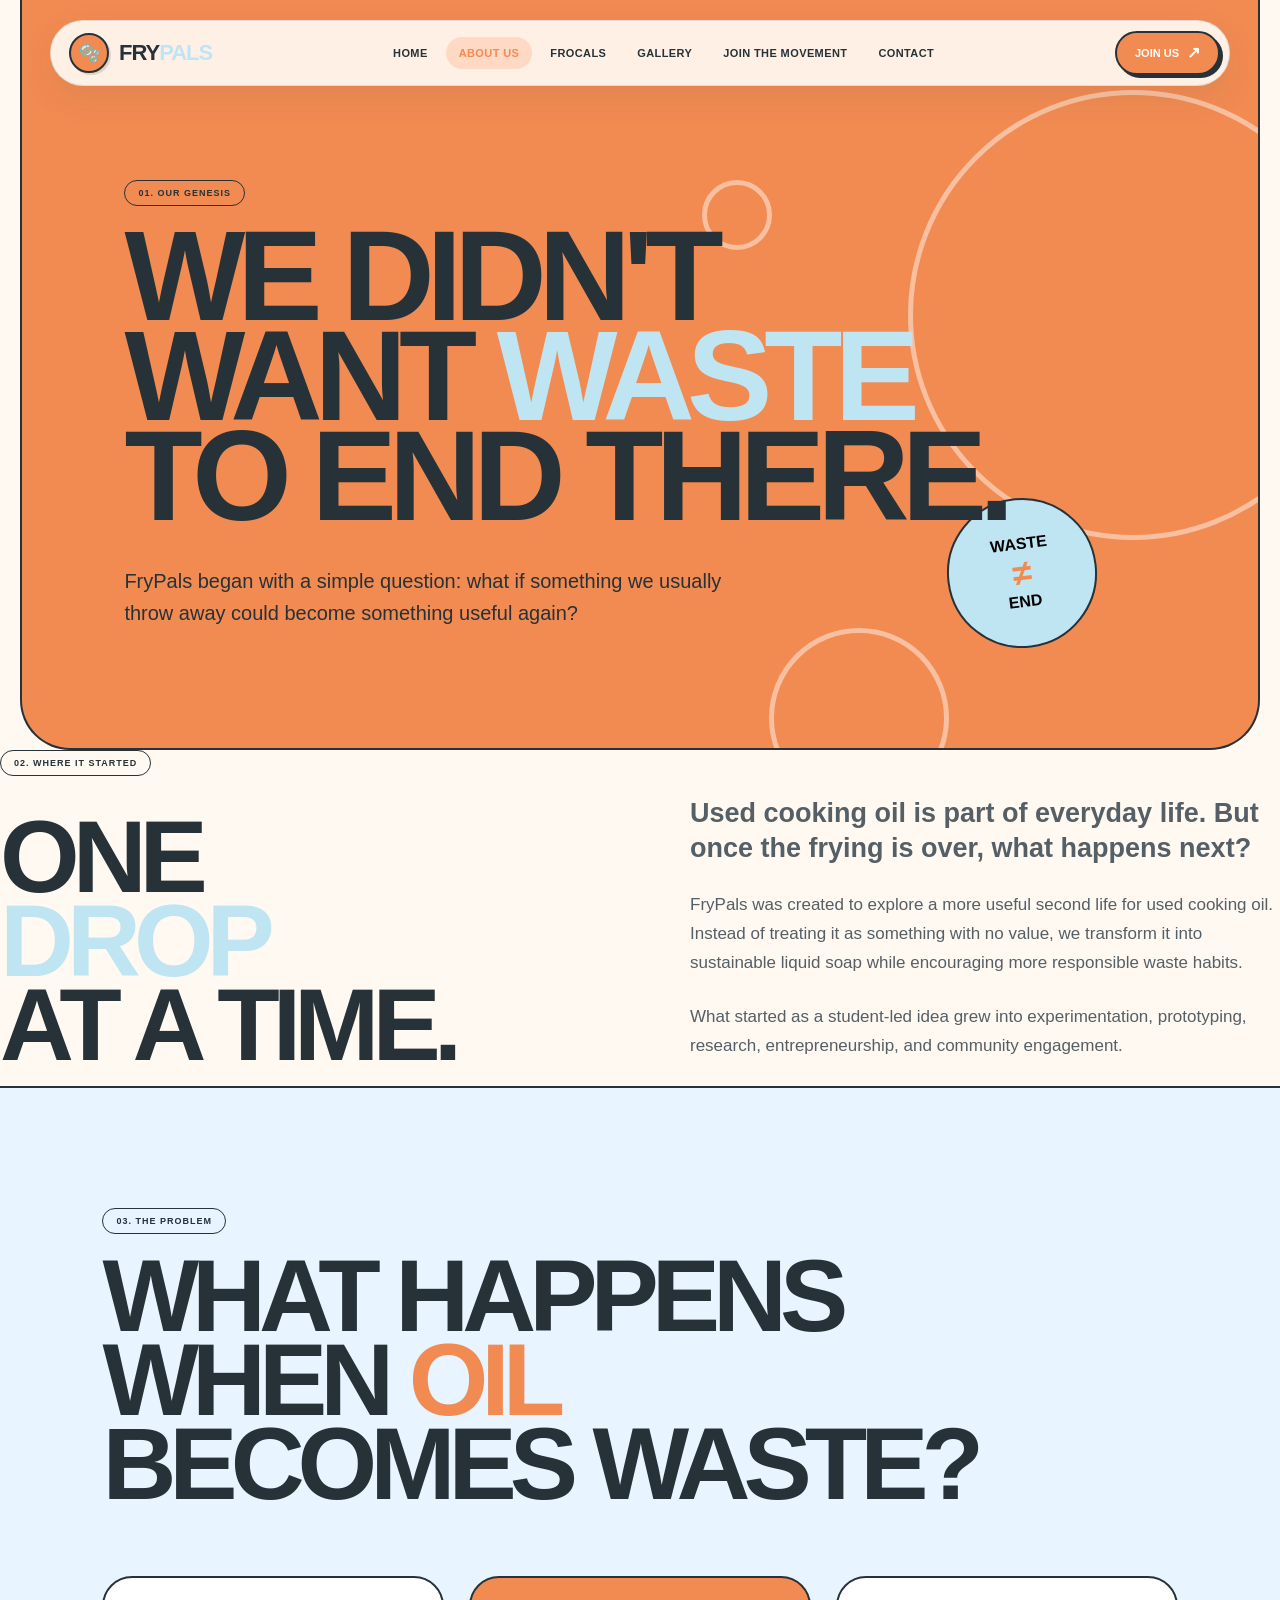
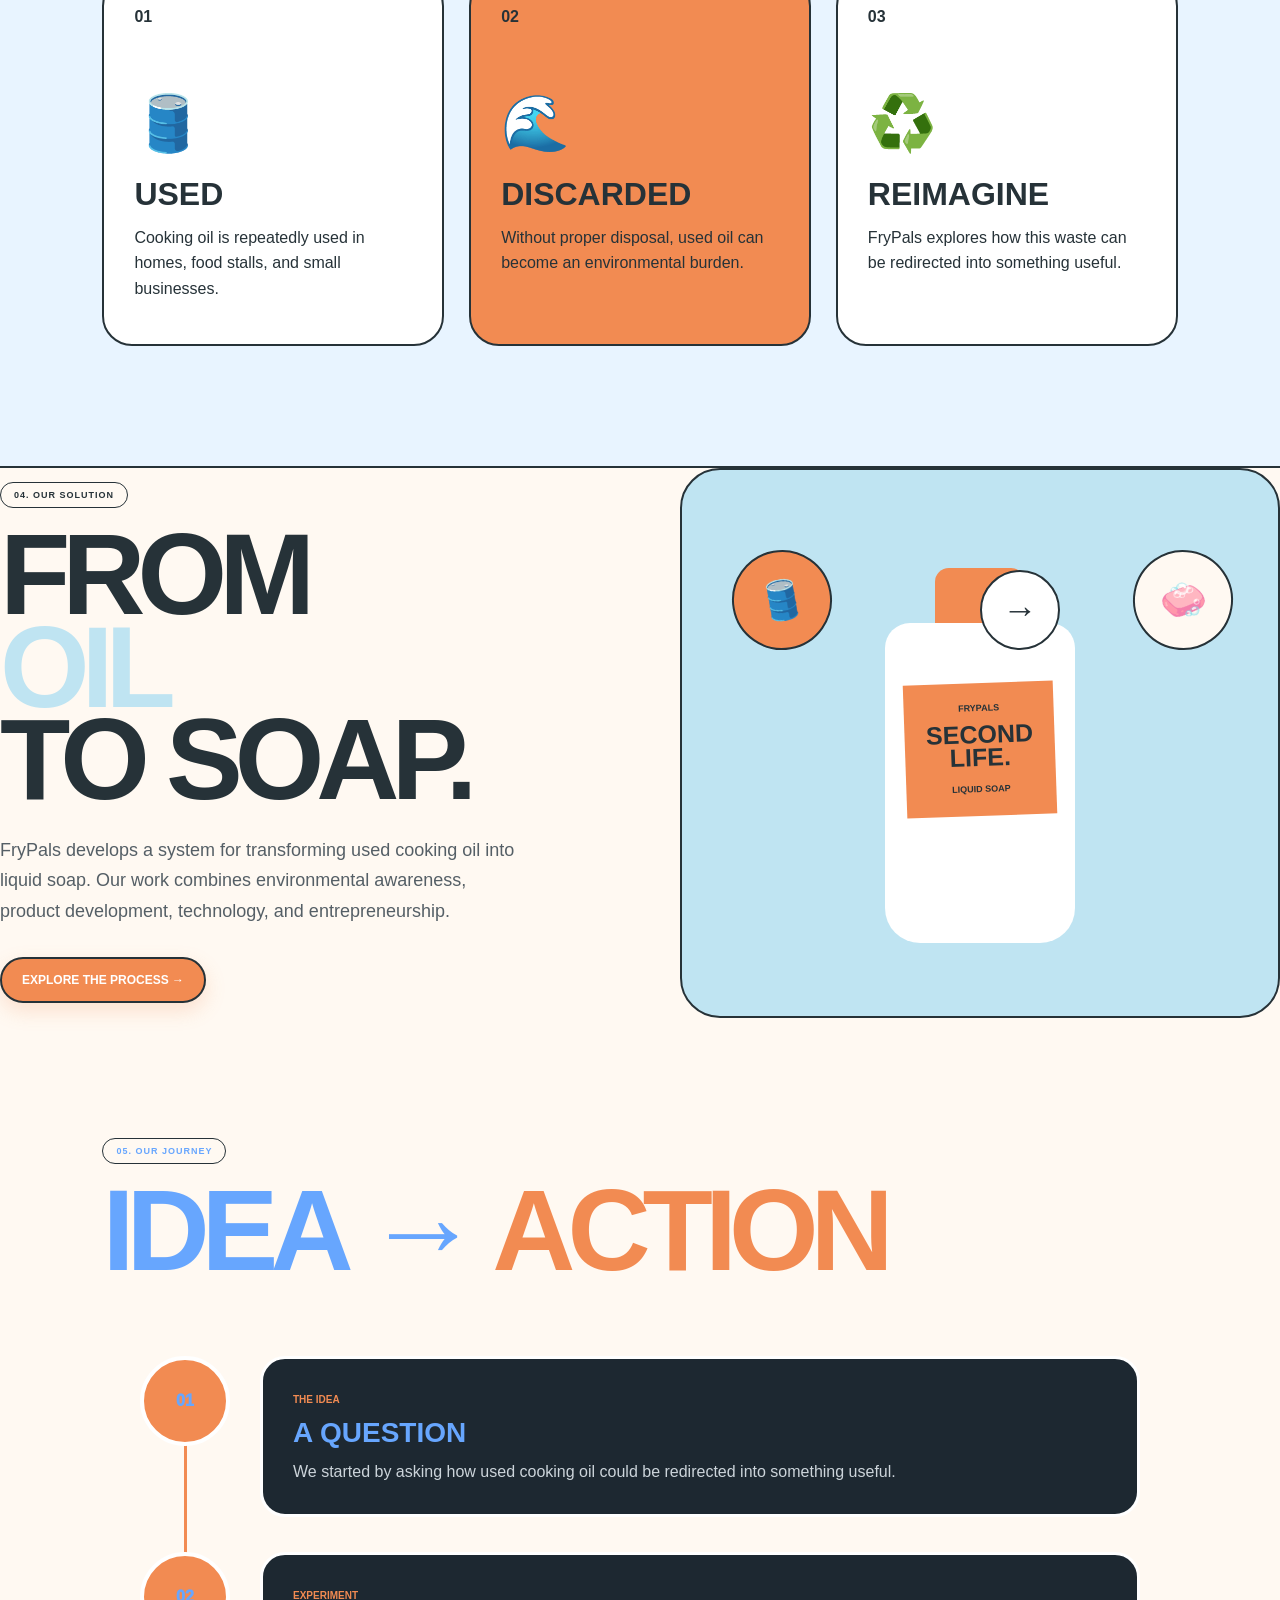
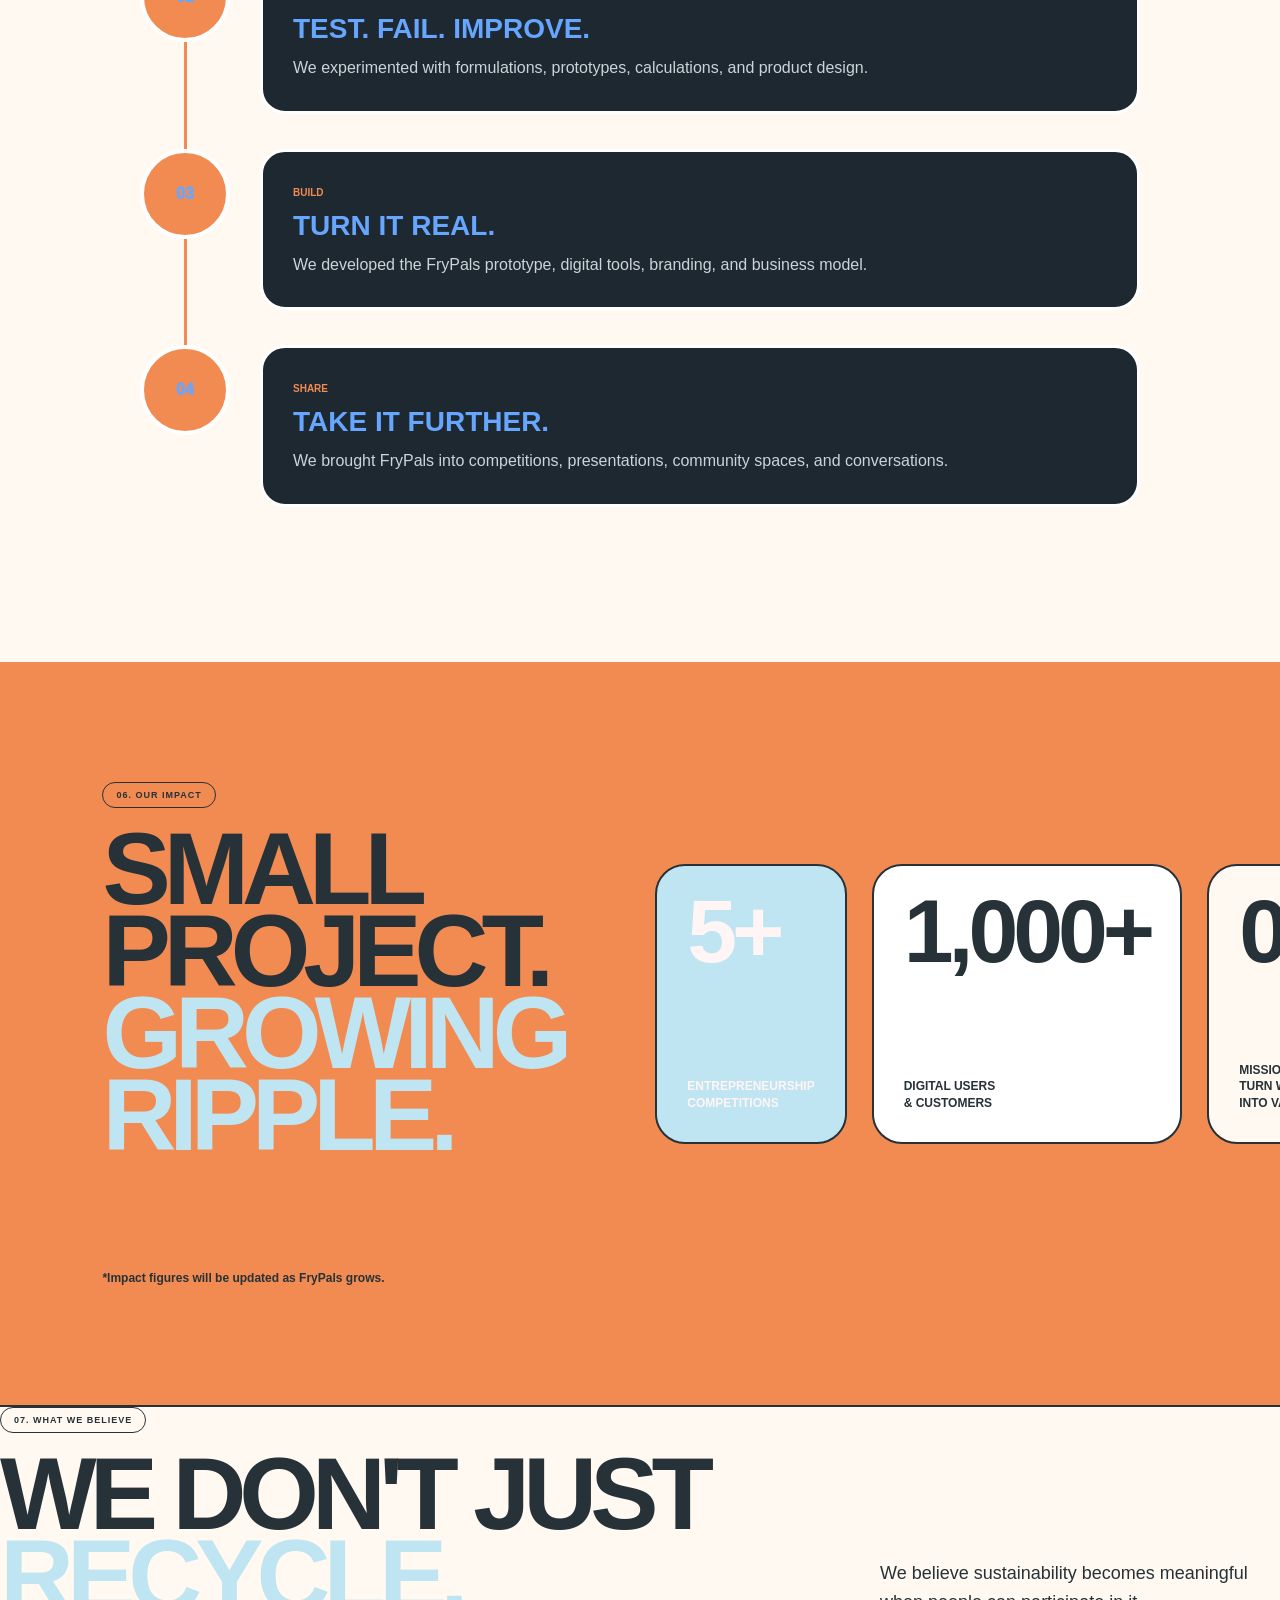
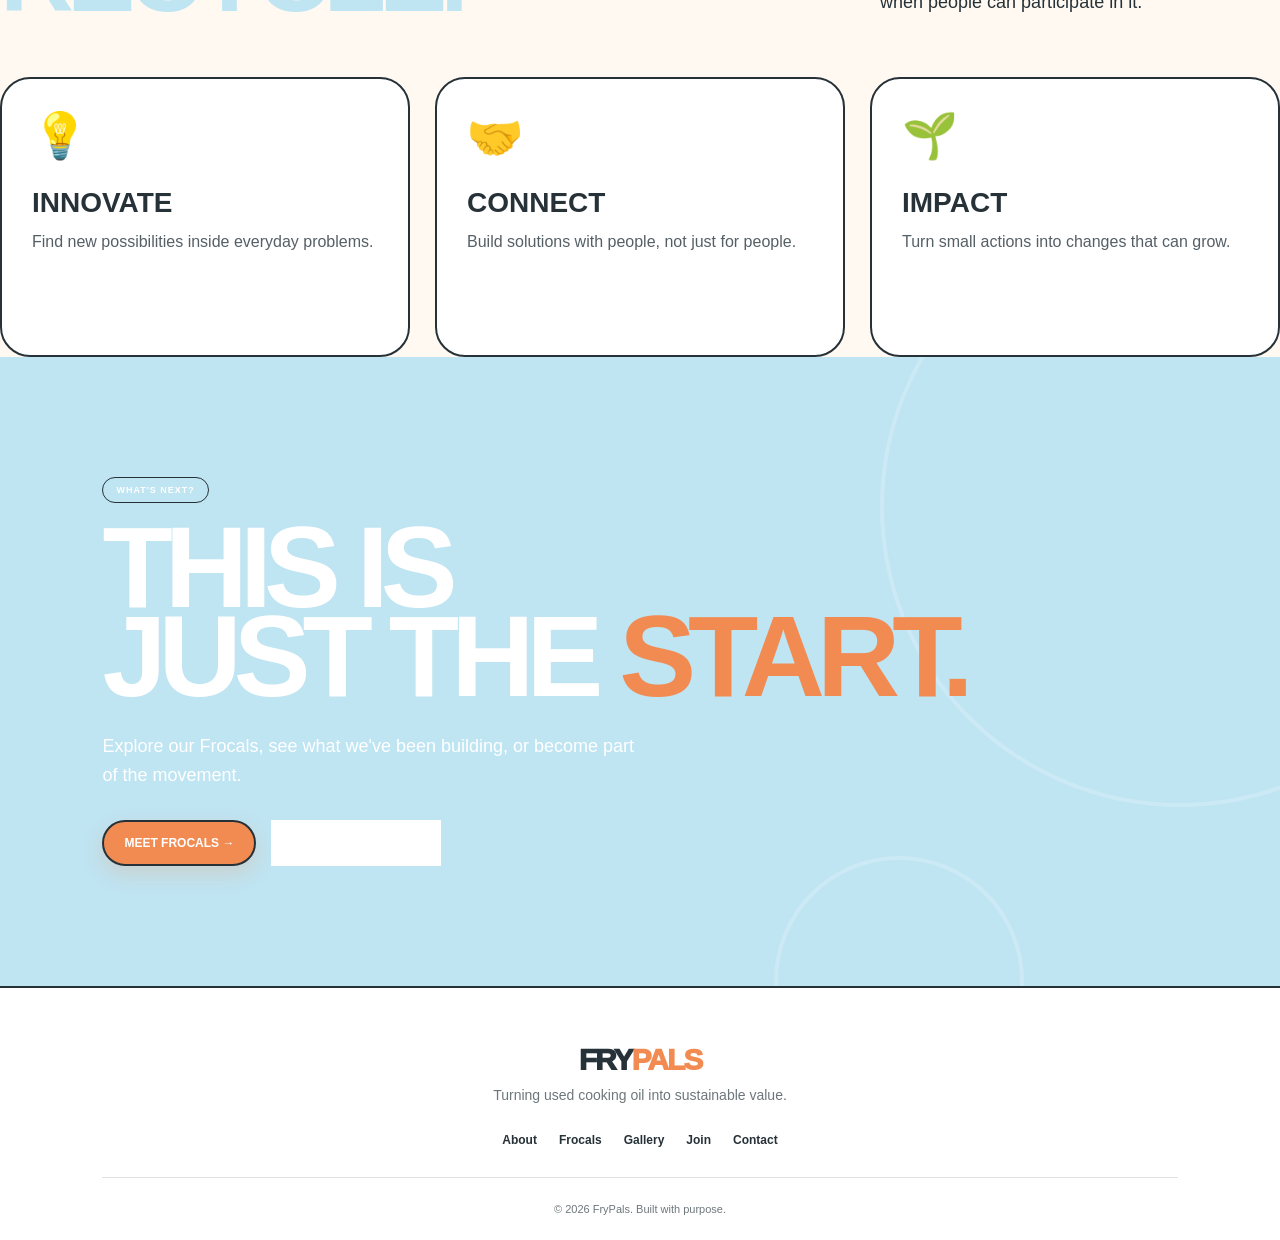
<file: about.html>
<!DOCTYPE html>
<html lang="en">
<head>
    <meta charset="UTF-8">
    <meta name="viewport" content="width=device-width, initial-scale=1.0">

    <title>About Us | FryPals</title>

    <link rel="stylesheet" href="style.css">
    <link rel="stylesheet" href="about.css">
</head>

<body>

    <!-- ================= NAVBAR ================= -->

    <header class="navbar">

        <a href="index.html" class="logo">
            <span class="logo-bubble">🫧</span>
            <span>FRY<span class="blue-text">PALS</span></span>
        </a>

        <nav>
            <a href="index.html">HOME</a>
            <a href="about.html" class="active">ABOUT US</a>
            <a href="frocals.html">FROCALS</a>
            <a href="gallery.html">GALLERY</a>
            <a href="join.html">JOIN THE MOVEMENT</a>
            <a href="contact.html">CONTACT</a>
        </nav>

        <a href="join.html" class="nav-button">
            JOIN US <span>↗</span>
        </a>

        <!-- MOBILE MENU BUTTON -->
        <button
            class="mobile-menu-button"
            id="mobileMenuButton"
            type="button"
        >
            ☰
        </button>

        <!-- MOBILE MENU -->
        <div class="mobile-menu" id="mobileMenu">

            <a href="index.html">Home</a>
            <a href="about.html">About Us</a>
            <a href="frocals.html">Frocals</a>
            <a href="gallery.html">Gallery</a>
            <a href="join.html">Join the Movement</a>
            <a href="contact.html">Contact</a>

        </div>

    </header>


    <!-- ================= HERO ================= -->

    <section class="about-hero">

        <div class="about-orb orb-1"></div>
        <div class="about-orb orb-2"></div>
        <div class="about-orb orb-3"></div>

        <div class="about-hero-content">

            <div class="section-tag">
                01. OUR GENESIS
            </div>

            <h1>
                WE DIDN'T<br>
                WANT <span>WASTE</span><br>
                TO END THERE.
            </h1>

            <p>
                FryPals began with a simple question:
                what if something we usually throw away
                could become something useful again?
            </p>

        </div>

        <div class="about-sticker">
            <span>WASTE</span>
            <strong>≠</strong>
            <span>END</span>
        </div>

    </section>


    <!-- ================= ORIGIN STORY ================= -->

    <section class="about-origin section">

        <div class="section-tag">
            02. WHERE IT STARTED
        </div>

        <div class="origin-grid">

            <div class="origin-title">

                <h2>
                    ONE<br>
                    <span>DROP</span><br>
                    AT A TIME.
                </h2>

            </div>

            <div class="origin-text">

                <p class="origin-lead">
                    Used cooking oil is part of everyday life.
                    But once the frying is over, what happens next?
                </p>

                <p>
                    FryPals was created to explore a more useful
                    second life for used cooking oil. Instead of
                    treating it as something with no value, we
                    transform it into sustainable liquid soap
                    while encouraging more responsible waste habits.
                </p>

                <p>
                    What started as a student-led idea grew into
                    experimentation, prototyping, research,
                    entrepreneurship, and community engagement.
                </p>

            </div>

        </div>

    </section>


    <!-- ================= PROBLEM ================= -->

    <section class="problem-section">

        <div class="problem-heading">

            <div class="section-tag">
                03. THE PROBLEM
            </div>

            <h2>
                WHAT HAPPENS<br>
                WHEN <span>OIL</span><br>
                BECOMES WASTE?
            </h2>

        </div>


        <div class="problem-grid">

            <article class="problem-card">

                <span class="problem-number">
                    01
                </span>

                <div class="problem-icon">
                    🛢️
                </div>

                <h3>
                    USED
                </h3>

                <p>
                    Cooking oil is repeatedly used in homes,
                    food stalls, and small businesses.
                </p>

            </article>


            <article class="problem-card orange-problem">

                <span class="problem-number">
                    02
                </span>

                <div class="problem-icon">
                    🌊
                </div>

                <h3>
                    DISCARDED
                </h3>

                <p>
                    Without proper disposal, used oil can
                    become an environmental burden.
                </p>

            </article>


            <article class="problem-card">

                <span class="problem-number">
                    03
                </span>

                <div class="problem-icon">
                    ♻️
                </div>

                <h3>
                    REIMAGINE
                </h3>

                <p>
                    FryPals explores how this waste can be
                    redirected into something useful.
                </p>

            </article>

        </div>

    </section>


    <!-- ================= SOLUTION ================= -->

    <section class="solution-section section">

        <div class="solution-grid">

            <div class="solution-copy">

                <div class="section-tag">
                    04. OUR SOLUTION
                </div>

                <h2>
                    FROM<br>
                    <span>OIL</span><br>
                    TO SOAP.
                </h2>

                <p>
                    FryPals develops a system for transforming
                    used cooking oil into liquid soap.
                    Our work combines environmental awareness,
                    product development, technology, and entrepreneurship.
                </p>

                <a href="join.html" class="primary-button">
                    EXPLORE THE PROCESS →
                </a>

            </div>


            <div class="solution-visual">

                <div class="soap-bottle">

                    <div class="soap-label">
                        <small>FRYPALS</small>

                        <strong>
                            SECOND<br>
                            LIFE.
                        </strong>

                        <span>
                            LIQUID SOAP
                        </span>
                    </div>

                </div>

                <div class="visual-bubble bubble-oil">
                    🛢️
                </div>

                <div class="visual-bubble bubble-arrow">
                    →
                </div>

                <div class="visual-bubble bubble-soap">
                    🧼
                </div>

            </div>

        </div>

    </section>


    <!-- ================= JOURNEY ================= -->

    <section class="journey-section">

        <div class="section-tag">
            05. OUR JOURNEY
        </div>

        <h2>
            IDEA → <span>ACTION</span>
        </h2>

        <div class="timeline">

            <div class="timeline-item">

                <div class="timeline-dot">
                    01
                </div>

                <div class="timeline-card">

                    <span>
                        THE IDEA
                    </span>

                    <h3>
                        A QUESTION
                    </h3>

                    <p>
                        We started by asking how used cooking
                        oil could be redirected into something useful.
                    </p>

                </div>

            </div>


            <div class="timeline-item">

                <div class="timeline-dot">
                    02
                </div>

                <div class="timeline-card">

                    <span>
                        EXPERIMENT
                    </span>

                    <h3>
                        TEST. FAIL. IMPROVE.
                    </h3>

                    <p>
                        We experimented with formulations,
                        prototypes, calculations, and product design.
                    </p>

                </div>

            </div>


            <div class="timeline-item">

                <div class="timeline-dot">
                    03
                </div>

                <div class="timeline-card">

                    <span>
                        BUILD
                    </span>

                    <h3>
                        TURN IT REAL.
                    </h3>

                    <p>
                        We developed the FryPals prototype,
                        digital tools, branding, and business model.
                    </p>

                </div>

            </div>


            <div class="timeline-item">

                <div class="timeline-dot">
                    04
                </div>

                <div class="timeline-card">

                    <span>
                        SHARE
                    </span>

                    <h3>
                        TAKE IT FURTHER.
                    </h3>

                    <p>
                        We brought FryPals into competitions,
                        presentations, community spaces, and conversations.
                    </p>

                </div>

            </div>

        </div>

    </section>


    <!-- ================= IMPACT ================= -->

    <section class="impact-section">

        <div class="impact-header">

            <div class="section-tag">
                06. OUR IMPACT
            </div>

            <h2>
                SMALL PROJECT.<br>
                <span>GROWING RIPPLE.</span>
            </h2>

        </div>


        <div class="stats-grid">

            <div class="stat-card blue-stat">

                <strong>
                    5+
                </strong>

                <span>
                    ENTREPRENEURSHIP<br>
                    COMPETITIONS
                </span>

            </div>


            <div class="stat-card orange-stat">

                <strong>
                    1,000+
                </strong>

                <span>
                    DIGITAL USERS<br>
                    & CUSTOMERS
                </span>

            </div>


            <div class="stat-card cream-stat">

                <strong>
                    01
                </strong>

                <span>
                    MISSION:<br>
                    TURN WASTE INTO VALUE
                </span>

            </div>

        </div>

        <p class="impact-note">
            *Impact figures will be updated as FryPals grows.
        </p>

    </section>


    <!-- ================= VALUES ================= -->

    <section class="values-section section">

        <div class="section-tag">
            07. WHAT WE BELIEVE
        </div>

        <div class="values-heading">

            <h2>
                WE DON'T JUST<br>
                <span>RECYCLE.</span>
            </h2>

            <p>
                We believe sustainability becomes meaningful
                when people can participate in it.
            </p>

        </div>


        <div class="values-grid">

            <article class="value-card">

                <div class="value-icon">
                    💡
                </div>

                <h3>
                    INNOVATE
                </h3>

                <p>
                    Find new possibilities inside everyday problems.
                </p>

            </article>


            <article class="value-card">

                <div class="value-icon">
                    🤝
                </div>

                <h3>
                    CONNECT
                </h3>

                <p>
                    Build solutions with people, not just for people.
                </p>

            </article>


            <article class="value-card">

                <div class="value-icon">
                    🌱
                </div>

                <h3>
                    IMPACT
                </h3>

                <p>
                    Turn small actions into changes that can grow.
                </p>

            </article>

        </div>

    </section>


    <!-- ================= CTA ================= -->

    <section class="about-cta">

        <div class="cta-ring ring-one"></div>
        <div class="cta-ring ring-two"></div>

        <div class="cta-content">

            <div class="section-tag">
                WHAT'S NEXT?
            </div>

            <h2>
                THIS IS<br>
                JUST THE <span>START.</span>
            </h2>

            <p>
                Explore our Frocals, see what we've been building,
                or become part of the movement.
            </p>

            <div class="cta-buttons">

                <a href="frocals.html" class="primary-button">
                    MEET FROCALS →
                </a>

                <a href="join.html" class="secondary-button">
                    JOIN THE MOVEMENT
                </a>

            </div>

        </div>

    </section>


    <!-- ================= FOOTER ================= -->

    <footer>

        <div class="footer-logo">
            FRY<span>PALS</span>
        </div>

        <p>
            Turning used cooking oil into sustainable value.
        </p>

        <div class="footer-links">

            <a href="about.html">About</a>
            <a href="frocals.html">Frocals</a>
            <a href="gallery.html">Gallery</a>
            <a href="join.html">Join</a>
            <a href="contact.html">Contact</a>

        </div>

        <div class="copyright">
            © 2026 FryPals. Built with purpose.
        </div>

    </footer>


    <!-- ================= JAVASCRIPT ================= -->

    <script src="script.js"></script>

</body>
</html>
</file>
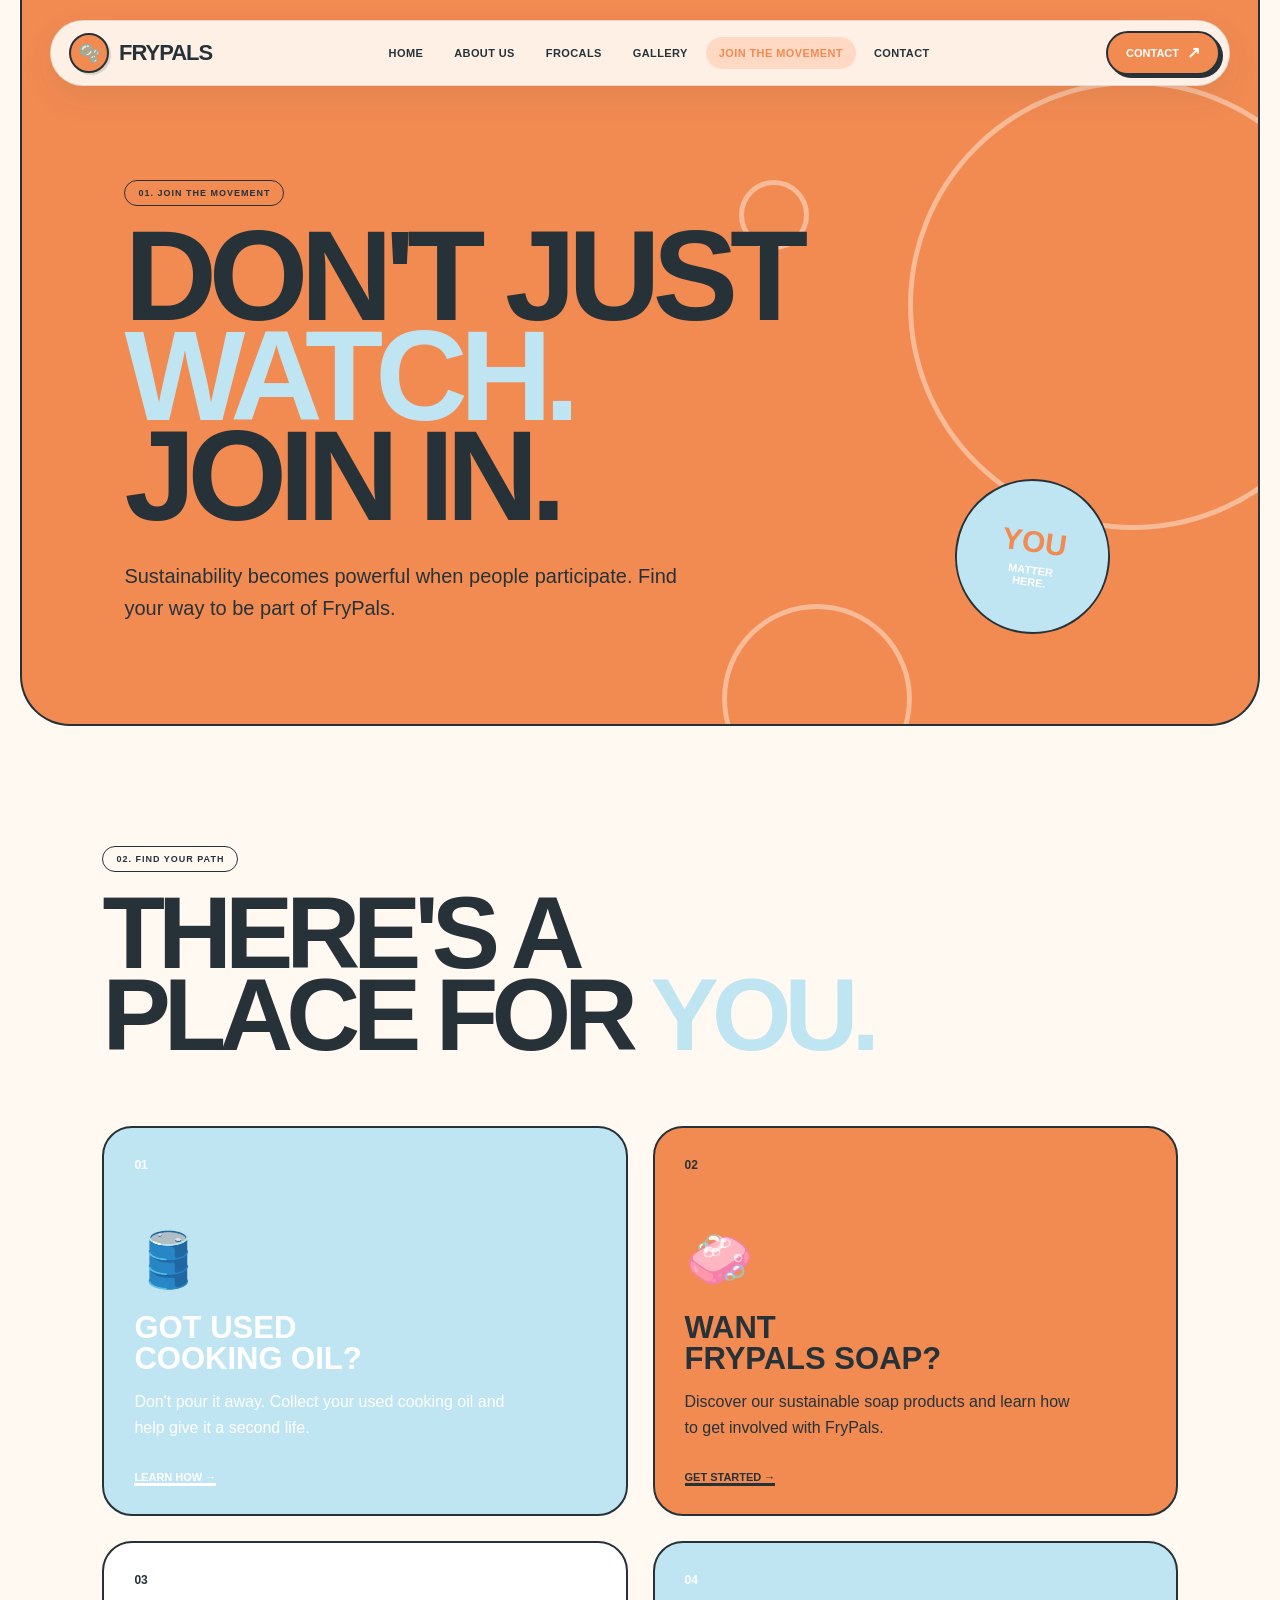
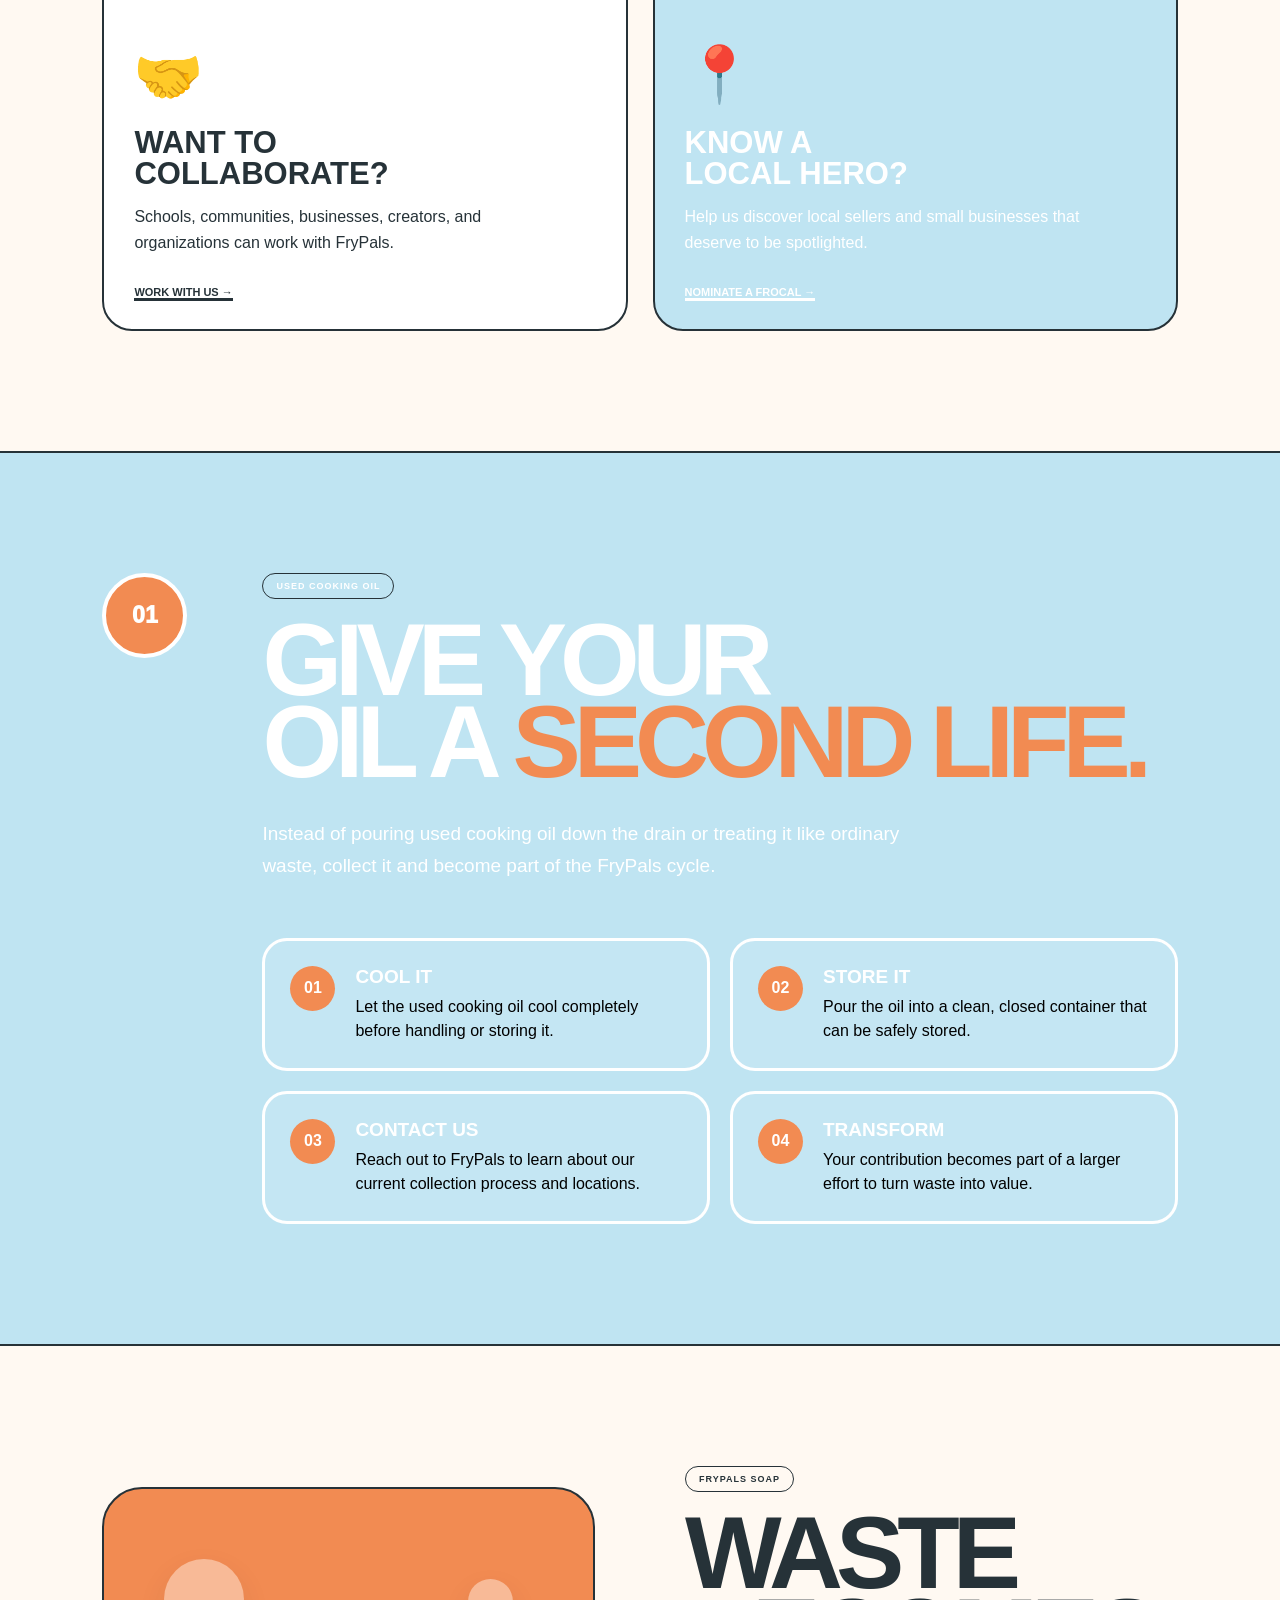
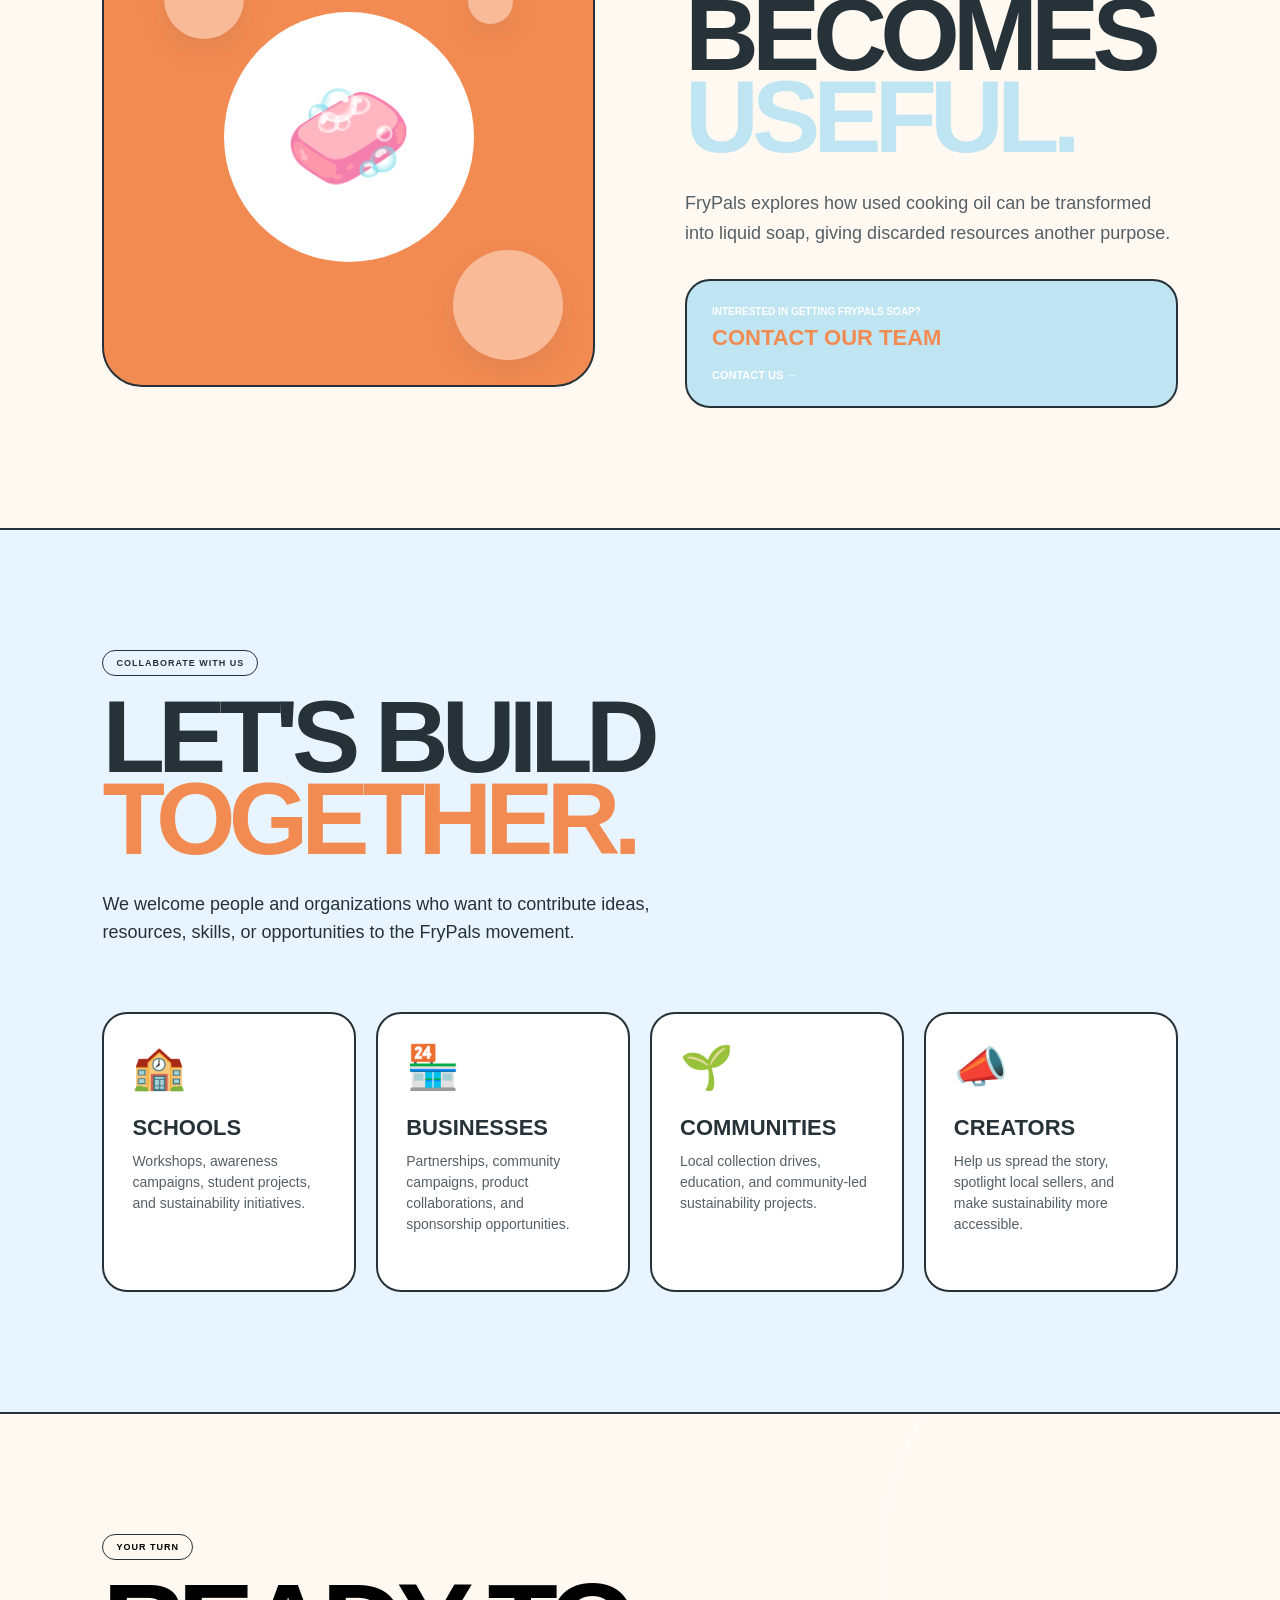
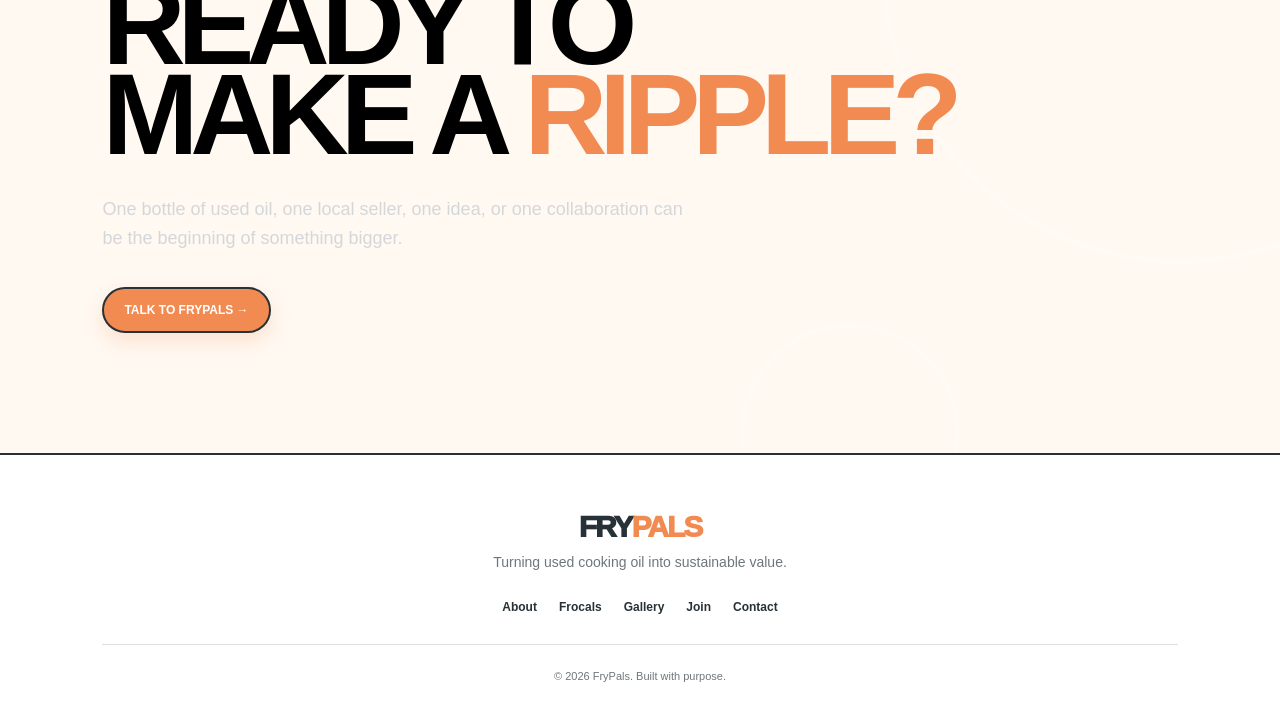
<file: join.html>
<!DOCTYPE html>
<html lang="en">
<head>
    <meta charset="UTF-8">
    <meta name="viewport" content="width=device-width, initial-scale=1.0">

    <title>Join the Movement | FryPals</title>

    <link rel="stylesheet" href="style.css">
    <link rel="stylesheet" href="join.css">
</head>

<body>

    <!-- ================= NAVBAR ================= -->

    <header class="navbar">

        <a href="index.html" class="logo">
            <span class="logo-bubble">🫧</span>
            <span>FRY<span class="orange-text">PALS</span></span>
        </a>

        <nav>
            <a href="index.html">HOME</a>
            <a href="about.html">ABOUT US</a>
            <a href="frocals.html">FROCALS</a>
            <a href="gallery.html">GALLERY</a>
            <a href="join.html" class="active">JOIN THE MOVEMENT</a>
            <a href="contact.html">CONTACT</a>
        </nav>

        <a href="contact.html" class="nav-button">
            CONTACT <span>↗</span>
        </a>
<button class="mobile-menu-button" id="mobileMenuButton">
            ☰
        </button>

    </header>


    <!-- MOBILE MENU -->
    <div class="mobile-menu" id="mobileMenu">

        <a href="index.html">Home</a>
        <a href="about.html">About Us</a>
        <a href="frocals.html">Frocals</a>
        <a href="gallery.html">Gallery</a>
        <a href="join.html">Join the Movement</a>
        <a href="contact.html">Contact</a>

    </div>

    </header>


    <!-- ================= HERO ================= -->

    <section class="join-hero">

        <div class="join-bubble join-bubble-1"></div>
        <div class="join-bubble join-bubble-2"></div>
        <div class="join-bubble join-bubble-3"></div>

        <div class="join-hero-content">

            <div class="section-tag">
                01. JOIN THE MOVEMENT
            </div>

            <h1>
                DON'T JUST<br>
                <span>WATCH.</span><br>
                JOIN IN.
            </h1>

            <p>
                Sustainability becomes powerful when people
                participate. Find your way to be part of FryPals.
            </p>

        </div>

        <div class="join-sticker">
            <strong>YOU</strong>
            <span>MATTER<br>HERE.</span>
        </div>

    </section>


    <!-- ================= PATHS ================= -->

    <section class="join-paths">

        <div class="join-heading">

            <div class="section-tag">
                02. FIND YOUR PATH
            </div>

            <h2>
                THERE'S A<br>
                PLACE FOR <span>YOU.</span>
            </h2>

        </div>


        <div class="path-grid">

            <!-- OIL -->
            <article class="path-card blue-path">

                <div class="path-number">
                    01
                </div>

                <div class="path-icon">
                    🛢️
                </div>

                <h3>
                    GOT USED<br>
                    COOKING OIL?
                </h3>

                <p>
                    Don't pour it away. Collect your used cooking
                    oil and help give it a second life.
                </p>

                <a href="#oil-guide" class="path-link">
                    LEARN HOW →
                </a>

            </article>


            <!-- SOAP -->
            <article class="path-card orange-path">

                <div class="path-number">
                    02
                </div>

                <div class="path-icon">
                    🧼
                </div>

                <h3>
                    WANT<br>
                    FRYPALS SOAP?
                </h3>

                <p>
                    Discover our sustainable soap products and
                    learn how to get involved with FryPals.
                </p>

                <a href="#soap-guide" class="path-link">
                    GET STARTED →
                </a>

            </article>


            <!-- COLLAB -->
            <article class="path-card cream-path">

                <div class="path-number">
                    03
                </div>

                <div class="path-icon">
                    🤝
                </div>

                <h3>
                    WANT TO<br>
                    COLLABORATE?
                </h3>

                <p>
                    Schools, communities, businesses, creators,
                    and organizations can work with FryPals.
                </p>

                <a href="#collaboration" class="path-link">
                    WORK WITH US →
                </a>

            </article>


            <!-- FROCAL -->
            <article class="path-card blue-path">

                <div class="path-number">
                    04
                </div>

                <div class="path-icon">
                    📍
                </div>

                <h3>
                    KNOW A<br>
                    LOCAL HERO?
                </h3>

                <p>
                    Help us discover local sellers and small
                    businesses that deserve to be spotlighted.
                </p>

                <a href="frocals.html" class="path-link">
                    NOMINATE A FROCAL →
                </a>

            </article>

        </div>

    </section>


    <!-- ================= OIL GUIDE ================= -->

    <section class="guide-section" id="oil-guide">

        <div class="guide-number">
            01
        </div>

        <div class="guide-content">

            <div class="section-tag">
                USED COOKING OIL
            </div>

            <h2>
                GIVE YOUR<br>
                OIL A <span>SECOND LIFE.</span>
            </h2>

            <p class="guide-intro">
                Instead of pouring used cooking oil down the drain
                or treating it like ordinary waste, collect it and
                become part of the FryPals cycle.
            </p>


            <div class="steps">

                <div class="step">

                    <div class="step-number">
                        01
                    </div>

                    <div>
                        <h3>
                            COOL IT
                        </h3>

                        <p>
                            Let the used cooking oil cool completely
                            before handling or storing it.
                        </p>
                    </div>

                </div>


                <div class="step">

                    <div class="step-number">
                        02
                    </div>

                    <div>
                        <h3>
                            STORE IT
                        </h3>

                        <p>
                            Pour the oil into a clean, closed container
                            that can be safely stored.
                        </p>
                    </div>

                </div>


                <div class="step">

                    <div class="step-number">
                        03
                    </div>

                    <div>
                        <h3>
                            CONTACT US
                        </h3>

                        <p>
                            Reach out to FryPals to learn about our
                            current collection process and locations.
                        </p>
                    </div>

                </div>


                <div class="step">

                    <div class="step-number">
                        04
                    </div>

                    <div>
                        <h3>
                            TRANSFORM
                        </h3>

                        <p>
                            Your contribution becomes part of a
                            larger effort to turn waste into value.
                        </p>
                    </div>

                </div>

            </div>

        </div>

    </section>


    <!-- ================= SOAP ================= -->

    <section class="soap-section" id="soap-guide">

        <div class="soap-visual">

            <div class="soap-circle">
                🧼
            </div>

            <div class="soap-bubble bubble-small-1"></div>
            <div class="soap-bubble bubble-small-2"></div>
            <div class="soap-bubble bubble-small-3"></div>

        </div>


        <div class="soap-content">

            <div class="section-tag">
                FRYPALS SOAP
            </div>

            <h2>
                WASTE<br>
                BECOMES <span>USEFUL.</span>
            </h2>

            <p>
                FryPals explores how used cooking oil can be
                transformed into liquid soap, giving discarded
                resources another purpose.
            </p>

            <div class="soap-info-card">

                <span>
                    INTERESTED IN GETTING FRYPALS SOAP?
                </span>

                <strong>
                    CONTACT OUR TEAM
                </strong>

                <a href="contact.html">
                    CONTACT US →
                </a>

            </div>

        </div>

    </section>


    <!-- ================= COLLABORATION ================= -->

    <section class="collaboration-section" id="collaboration">

        <div class="collaboration-header">

            <div class="section-tag">
                COLLABORATE WITH US
            </div>

            <h2>
                LET'S BUILD<br>
                <span>TOGETHER.</span>
            </h2>

            <p>
                We welcome people and organizations who want to
                contribute ideas, resources, skills, or opportunities
                to the FryPals movement.
            </p>

        </div>


        <div class="collab-grid">

            <article class="collab-card">

                <div class="collab-icon">
                    🏫
                </div>

                <h3>
                    SCHOOLS
                </h3>

                <p>
                    Workshops, awareness campaigns, student projects,
                    and sustainability initiatives.
                </p>

            </article>


            <article class="collab-card">

                <div class="collab-icon">
                    🏪
                </div>

                <h3>
                    BUSINESSES
                </h3>

                <p>
                    Partnerships, community campaigns, product
                    collaborations, and sponsorship opportunities.
                </p>

            </article>


            <article class="collab-card">

                <div class="collab-icon">
                    🌱
                </div>

                <h3>
                    COMMUNITIES
                </h3>

                <p>
                    Local collection drives, education, and
                    community-led sustainability projects.
                </p>

            </article>


            <article class="collab-card">

                <div class="collab-icon">
                    📣
                </div>

                <h3>
                    CREATORS
                </h3>

                <p>
                    Help us spread the story, spotlight local sellers,
                    and make sustainability more accessible.
                </p>

            </article>

        </div>

    </section>


    <!-- ================= CTA ================= -->

    <section class="join-final">

        <div class="final-bubble bubble-final-1"></div>
        <div class="final-bubble bubble-final-2"></div>

        <div class="join-final-content">

            <div class="section-tag">
                YOUR TURN
            </div>

            <h2>
                READY TO<br>
                MAKE A <span>RIPPLE?</span>
            </h2>

            <p>
                One bottle of used oil, one local seller,
                one idea, or one collaboration can be the
                beginning of something bigger.
            </p>

            <a href="contact.html" class="primary-button">
                TALK TO FRYPALS →
            </a>

        </div>

    </section>


    <!-- ================= FOOTER ================= -->

    <footer>

        <div class="footer-logo">
            FRY<span>PALS</span>
        </div>

        <p>
            Turning used cooking oil into sustainable value.
        </p>

        <div class="footer-links">

            <a href="about.html">About</a>
            <a href="frocals.html">Frocals</a>
            <a href="gallery.html">Gallery</a>
            <a href="join.html">Join</a>
            <a href="contact.html">Contact</a>

        </div>

        <div class="copyright">
            © 2026 FryPals. Built with purpose.
        </div>

    </footer>

</body>
</html>
</file>
<file: style.css>
:root {
    --orange: hsl(197, 89%, 59%);
    --soft-orange: #FFD8C2;
    --soft-blue: #BFE7F5;
    --light-blue: #EAF8FC;
    --cream: #FFF9F2;
    --white: #FFFFFF;
    --text: #263238;
    --muted: #68747A;

    --border: 2px solid var(--text);

    --radius: 22px;
    --shadow: 5px 5px 0 rgba(38, 50, 56, 0.12);
}


/* =========================================================
   RESET
========================================================= */

* {
    margin: 0;
    padding: 0;
    box-sizing: border-box;
}

html {
    scroll-behavior: smooth;
}

body {
    background: var(--cream);
    color: var(--text);

    font-family: Arial, Helvetica, sans-serif;

    overflow-x: hidden;
}

a {
    color: inherit;
    text-decoration: none;
}

button,
input,
textarea,
select {
    font-family: inherit;
}


/* =========================================================
   NAVBAR
========================================================= */

.navbar {

    position: fixed;

    top: 18px;
    left: 50%;

    transform: translateX(-50%);

    width: calc(100% - 50px);
    max-width: 1250px;

    height: 72px;

    padding: 10px 14px 10px 22px;

    display: flex;
    align-items: center;

    justify-content: space-between;

    background: rgba(255, 249, 242, 0.94);

    border: 2px solid var(--text);

    border-radius: 100px;

    box-shadow: var(--shadow);

    z-index: 1000;

    backdrop-filter: blur(12px);
}


/* =========================================================
   LOGO
========================================================= */

.logo {
    display: flex;
    align-items: center;
    flex-shrink: 0;
}

.logo img {
    width: 105px;
    height: auto;
    display: block;
}

.logo-bubble {

    width: 40px;
    height: 40px;

    display: flex;

    align-items: center;
    justify-content: center;

    background: var(--orange);

    border: 2px solid var(--text);

    border-radius: 50%;

    box-shadow: 2px 2px 0 rgba(38, 50, 56, 0.15);

    font-size: 17px;

    transition: transform 0.25s ease;
}


.logo:hover .logo-bubble {

    transform: rotate(-12deg) scale(1.08);
}


.blue-text {
    color: var(--blue);
}


/* =========================================================
   NAVIGATION
========================================================= */

.navbar nav {

    display: flex;

    align-items: center;

    gap: 5px;
}


.navbar nav a {

    position: relative;

    padding: 10px 13px;

    border-radius: 50px;

    font-size: 11px;

    font-weight: 800;

    letter-spacing: 0.4px;

    transition:
        background 0.2s ease,
        color 0.2s ease,
        transform 0.2s ease;
}


.navbar nav a:hover {

    background: var(--soft-blue);

    transform: translateY(-2px);
}


.navbar nav a.active {

    background: var(--soft-orange);

    color: var(--orange);
}


/* =========================================================
   JOIN BUTTON
========================================================= */

.nav-button {

    display: flex;

    align-items: center;

    gap: 8px;

    padding: 12px 18px;

    background: var(--orange);

    color: var(--white);

    border: 2px solid var(--text);

    border-radius: 50px;

    font-size: 11px;

    font-weight: 900;

    white-space: nowrap;

    box-shadow: 3px 3px 0 var(--text);

    transition: all 0.2s ease;
}


.nav-button span {

    font-size: 16px;

    line-height: 1;
}


.nav-button:hover {

    transform: translate(2px, 2px);

    box-shadow: 1px 1px 0 var(--text);
}


/* =========================================================
   GENERAL BUTTON
========================================================= */

.primary-button {

    display: inline-flex;

    align-items: center;

    justify-content: center;

    gap: 12px;

    padding: 15px 24px;

    background: var(--orange);

    color: var(--white);

    border: 2px solid var(--text);

    border-radius: 50px;

    font-weight: 900;

    box-shadow: 4px 4px 0 var(--text);

    transition: 0.2s ease;
}


.primary-button:hover {

    transform: translate(3px, 3px);

    box-shadow: 1px 1px 0 var(--text);
}


/* =========================================================
   SECTION TAG
========================================================= */

.section-tag {

    display: inline-flex;

    padding: 7px 13px;

    background: var(--black);

    border: 1.5px solid var(--text);

    border-radius: 50px;

    font-size: 9px;

    font-weight: 900;

    letter-spacing: 1px;

    margin-bottom: 20px;
}


/* =========================================================
   BUBBLE DECORATION
========================================================= */

.bubble {

    position: absolute;

    border-radius: 50%;

    pointer-events: none;
}


.bubble.orange {

    background: var(--soft-orange);

    border: 2px solid var(--orange);
}


.bubble.blue {

    background: var(--soft-blue);

    border: 2px solid #79CBE4;
}


/* =========================================================
   FOOTER
========================================================= */

footer {

    padding: 55px 8% 30px;

    background: var(--soft-blue);

    border-top: var(--border);

    text-align: center;
}


.footer-logo {

    font-size: 30px;

    font-weight: 950;

    letter-spacing: -2px;
}


.footer-logo span {

    color: var(--orange);
}


footer p {

    margin-top: 10px;

    color: var(--muted);

    font-size: 14px;
}


.footer-links {

    margin: 30px 0;

    display: flex;

    justify-content: center;

    flex-wrap: wrap;

    gap: 22px;
}


.footer-links a {

    font-size: 12px;

    font-weight: 800;

    transition: color 0.2s ease;
}


.footer-links a:hover {

    color: var(--orange);
}


.copyright {

    padding-top: 25px;

    border-top: 1px solid rgba(38, 50, 56, 0.15);

    color: var(--muted);

    font-size: 11px;
}


/* =========================================================
   MOBILE
========================================================= */

@media (max-width: 1000px) {

    .navbar {

        width: calc(100% - 30px);

    }

    .navbar nav {

        gap: 0;
    }

    .navbar nav a {

        padding: 9px 8px;

        font-size: 9px;
    }

    .nav-button {

        padding: 10px 13px;

        font-size: 9px;
    }
}


@media (max-width: 750px) {

    .navbar {

        height: 64px;

        padding: 8px 10px 8px 15px;
    }

    .navbar nav {

        display: none;
    }

    .logo {

        font-size: 18px;
    }

    .logo-bubble {

        width: 35px;
        height: 35px;
    }

    .nav-button {

        padding: 10px 15px;
    }
}
:root {
    --orange: #F28B52;
    --soft-orange: #FFD9C4;
    --blue: #BFE4F2;
    --soft-blue: #EAF7FB;
    --cream: #FFF9F2;
    --white: #FFFFFF;
    --text: #263238;
    --muted: #6D777B;
    --line: rgba(38, 50, 56, 0.14);
}

* {
    margin: 0;
    padding: 0;
    box-sizing: border-box;
}

html {
    scroll-behavior: smooth;
}

body {
    background: var(--cream);
    color: var(--text);
    font-family: Arial, Helvetica, sans-serif;
    overflow-x: hidden;
}

a {
    text-decoration: none;
    color: inherit;
}

img {
    display: block;
    width: 100%;
}


/* ================= NAVBAR ================= */

.navbar {
    position: fixed;
    top: 20px;
    left: 50%;
    transform: translateX(-50%);

    width: min(1180px, calc(100% - 40px));
    height: 66px;

    padding: 8px 9px 8px 18px;

    display: flex;
    align-items: center;
    justify-content: space-between;

    background: rgba(255, 249, 242, 0.92);

    border: 1px solid rgba(38, 50, 56, 0.12);
    border-radius: 999px;

    box-shadow: 0 12px 35px rgba(38, 50, 56, 0.08);

    backdrop-filter: blur(16px);

    z-index: 1000;
}


/* LOGO */

.logo {
    display: flex;
    align-items: center;
    gap: 10px;

    font-size: 22px;
    font-weight: 800;
    letter-spacing: -1px;
}

.logo-mark {
    width: 36px;
    height: 36px;

    display: flex;
    align-items: center;
    justify-content: center;

    border-radius: 50%;

    background: var(--soft-orange);

    position: relative;
}

.logo-mark span {
    position: absolute;

    border-radius: 50%;

    background: var(--orange);
}

.logo-mark span:nth-child(1) {
    width: 14px;
    height: 14px;
    top: 7px;
    left: 11px;
}

.logo-mark span:nth-child(2) {
    width: 8px;
    height: 8px;
    top: 18px;
    left: 7px;
}

.logo-mark span:nth-child(3) {
    width: 6px;
    height: 6px;
    top: 20px;
    right: 7px;
}

.logo-text span,
.footer-brand span {
    color: var(--orange);
}


/* DESKTOP MENU */

.desktop-nav {
    display: flex;
    align-items: center;
    gap: 4px;
}

.desktop-nav a {
    padding: 9px 13px;

    border-radius: 999px;

    font-size: 12px;
    font-weight: 700;

    color: var(--muted);

    transition: 0.2s ease;
}

.desktop-nav a:hover {
    color: var(--text);
    background: var(--soft-blue);
}

.desktop-nav a.active {
    color: var(--text);
    background: var(--soft-orange);
}


/* CONTACT */

.contact-button {
    display: flex;
    align-items: center;
    gap: 8px;

    padding: 11px 18px;

    background: var(--orange);
    color: var(--white);

    border-radius: 999px;

    font-size: 11px;
    font-weight: 800;

    transition: 0.2s ease;
}

.contact-button:hover {
    transform: translateY(-2px);
}

.contact-button span {
    font-size: 15px;
}


/* MOBILE */

.mobile-menu-button {
    display: none;

    border: none;

    background: var(--soft-orange);

    width: 40px;
    height: 40px;

    border-radius: 50%;

    font-size: 18px;

    cursor: pointer;
}

.mobile-menu {
    display: none;
}


/* ================= GLOBAL ================= */

.section-label {
    display: inline-flex;
    align-items: center;

    padding: 7px 12px;

    background: var(--soft-blue);

    border-radius: 999px;

    font-size: 9px;
    font-weight: 800;
    letter-spacing: 1px;
}

.primary-button {
    display: inline-flex;
    align-items: center;
    gap: 12px;

    padding: 14px 20px;

    background: var(--orange);
    color: var(--white);

    border-radius: 999px;

    font-size: 12px;
    font-weight: 800;

    box-shadow: 0 8px 20px rgba(242, 139, 82, 0.22);

    transition: 0.25s ease;
}

.primary-button:hover {
    transform: translateY(-3px);
}

.text-button {
    display: inline-flex;
    align-items: center;
    gap: 8px;

    font-size: 12px;
    font-weight: 800;
}

.text-button:hover,
.underline-link:hover,
.section-link:hover {
    color: var(--orange);
}


/* ================= HERO ================= */

.hero {
    min-height: 850px;

    padding: 150px 7% 90px;

    display: grid;
    grid-template-columns: 0.9fr 1.1fr;

    align-items: center;

    gap: 70px;

    position: relative;
}

.hero-copy {
    max-width: 620px;
}

.eyebrow {
    display: inline-flex;
    align-items: center;
    gap: 9px;

    font-size: 10px;
    font-weight: 800;
    letter-spacing: 1px;

    color: var(--orange);

    margin-bottom: 25px;
}

.eyebrow-dot {
    width: 8px;
    height: 8px;

    border-radius: 50%;

    background: var(--orange);
}

.hero h1 {
    font-size: clamp(60px, 7vw, 105px);

    line-height: 0.94;

    letter-spacing: -5px;

    font-weight: 800;
}

.hero h1 em {
    display: block;

    color: var(--orange);

    font-style: normal;
}

.hero-description {
    max-width: 520px;

    margin-top: 28px;

    color: var(--muted);

    font-size: 17px;
    line-height: 1.7;
}

.hero-actions {
    display: flex;
    align-items: center;

    gap: 25px;

    margin-top: 35px;
}

.hero-mini-stat {
    display: flex;
    align-items: center;

    gap: 12px;

    margin-top: 55px;
}

.stat-line {
    width: 40px;
    height: 1px;

    background: var(--line);
}

.hero-mini-stat strong {
    display: block;
    font-size: 14px;
}

.hero-mini-stat span {
    display: block;

    margin-top: 2px;

    font-size: 11px;

    color: var(--muted);
}


/* HERO VISUAL */

.hero-visual {
    min-height: 600px;

    position: relative;

    display: flex;

    align-items: center;
    justify-content: center;
}

.hero-photo-frame {
    width: min(100%, 610px);

    height: 530px;

    overflow: hidden;

    border-radius: 42% 42% 25px 42%;

    background: var(--blue);

    position: relative;

    box-shadow: 0 20px 45px rgba(38, 50, 56, 0.10);
}

.hero-slide {
    position: absolute;

    inset: 0;

    opacity: 0;

    transition: opacity 0.9s ease;
}

.hero-slide.active {
    opacity: 1;
}

.hero-slide img {
    width: 100%;
    height: 100%;

    object-fit: cover;
}

.hero-caption {
    position: absolute;

    left: 28px;
    bottom: 25px;

    width: 230px;

    padding: 15px 17px;

    background: rgba(255, 249, 242, 0.92);

    border-radius: 18px;

    backdrop-filter: blur(10px);
}

.hero-caption span {
    font-size: 9px;

    font-weight: 800;

    color: var(--orange);

    letter-spacing: 1px;
}

.hero-caption p {
    margin-top: 5px;

    font-size: 11px;

    line-height: 1.5;
}

.soap-bubble {
    position: absolute;

    display: flex;

    align-items: center;
    justify-content: center;

    border-radius: 50%;

    background: rgba(234, 247, 251, 0.9);

    box-shadow: 0 12px 30px rgba(38, 50, 56, 0.08);
}

.big-bubble {
    width: 100px;
    height: 100px;

    right: -10px;
    top: 40px;

    font-size: 42px;
}

.small-bubble {
    width: 30px;
    height: 30px;

    right: 70px;
    bottom: 95px;

    background: var(--soft-orange);
}

.small-bubble span {
    width: 9px;
    height: 9px;

    border-radius: 50%;

    background: var(--orange);
}

.orange-orb {
    position: absolute;

    width: 55px;
    height: 55px;

    left: 10px;
    bottom: 90px;

    border-radius: 50%;

    background: var(--soft-orange);
}


/* ================= INTRO ================= */

.intro-section {
    padding: 130px 8%;

    background: var(--white);
}

.intro-layout {
    margin-top: 35px;

    display: grid;
    grid-template-columns: 1.15fr 0.85fr;

    gap: 90px;

    align-items: end;
}

.intro-layout h2 {
    font-size: clamp(50px, 6vw, 90px);

    line-height: 0.97;

    letter-spacing: -4px;
}

.intro-layout h2 span {
    display: block;

    color: var(--orange);
}

.intro-copy {
    max-width: 500px;
}

.intro-copy p {
    color: var(--muted);

    font-size: 17px;
    line-height: 1.7;

    margin-bottom: 20px;
}

.intro-copy .underline-link {
    display: inline-block;

    margin-top: 10px;

    color: var(--orange);

    font-weight: 800;
}


/* ================= PROCESS ================= */

.process-section {
    padding: 125px 8%;

    background: var(--soft-blue);
}

.process-heading {
    max-width: 700px;
}

.process-heading h2 {
    margin-top: 20px;

    font-size: clamp(50px, 6vw, 88px);

    line-height: 0.98;

    letter-spacing: -4px;
}

.process-heading h2 span {
    color: var(--orange);
}

.process-grid {
    display: grid;

    grid-template-columns: repeat(3, 1fr);

    gap: 18px;

    margin-top: 60px;
}

.process-card {
    padding: 28px;

    min-height: 310px;

    border-radius: 30px;

    transition: 0.25s ease;
}

.process-card:hover {
    transform: translateY(-8px);

    box-shadow: 0 15px 30px rgba(38, 50, 56, 0.08);
}

.blue-card {
    background: var(--white);
}

.orange-card {
    background: var(--orange);

    color: var(--white);
}

.soft-blue-card {
    background: var(--soft-orange);
}

.process-icon {
    font-size: 42px;
}

.process-number {
    display: block;

    margin-top: 45px;

    font-size: 10px;

    font-weight: 800;

    opacity: 0.65;
}

.process-card h3 {
    margin-top: 8px;

    font-size: 28px;
}

.process-card p {
    margin-top: 12px;

    max-width: 320px;

    font-size: 14px;
    line-height: 1.6;

    opacity: 0.75;
}


/* ================= FROCALS ================= */

.frocals-section {
    padding: 130px 8%;

    background: var(--cream);
}

.frocals-top {
    display: grid;

    grid-template-columns: 1fr 0.6fr;

    gap: 60px;

    align-items: end;
}

.frocals-top h2 {
    margin-top: 20px;

    font-size: clamp(50px, 6vw, 88px);

    line-height: 0.98;

    letter-spacing: -4px;
}

.frocals-top h2 span {
    display: block;

    color: var(--orange);
}

.frocals-top > p {
    color: var(--muted);

    font-size: 16px;

    line-height: 1.7;
}

.frocal-preview-grid {
    display: grid;

    grid-template-columns: 1fr 1fr;

    gap: 22px;

    margin-top: 55px;
}

.frocal-preview {
    overflow: hidden;

    background: var(--white);

    border-radius: 28px;

    box-shadow: 0 12px 30px rgba(38, 50, 56, 0.07);

    transition: transform 0.25s ease;
}

.frocal-preview:hover {
    transform: translateY(-8px);
}

.frocal-preview-soft {
    background: var(--soft-blue);
}

.frocal-image {
    height: 330px;

    overflow: hidden;
}

.frocal-image img {
    width: 100%;
    height: 100%;

    object-fit: cover;

    transition: transform 0.5s ease;
}

.frocal-preview:hover .frocal-image img {
    transform: scale(1.04);
}

.frocal-content {
    padding: 23px;

    display: flex;

    align-items: end;

    justify-content: space-between;

    gap: 20px;
}

.frocal-content span {
    font-size: 9px;

    font-weight: 800;

    color: var(--orange);
}

.frocal-content h3 {
    margin-top: 7px;

    font-size: 21px;
}

.frocal-content a {
    width: 42px;
    height: 42px;

    display: flex;
    align-items: center;
    justify-content: center;

    border-radius: 50%;

    background: var(--soft-orange);

    color: var(--orange);

    font-size: 20px;
}

.section-link {
    display: inline-block;

    margin-top: 28px;

    color: var(--orange);

    font-size: 13px;

    font-weight: 800;
}


/* ================= IMPACT ================= */

.impact-section {
    padding: 130px 8%;

    display: grid;

    grid-template-columns: 1fr 1fr;

    gap: 90px;

    align-items: center;

    background: var(--soft-orange);
}

.impact-copy {
    max-width: 620px;
}

.impact-copy h2 {
    margin-top: 20px;

    font-size: clamp(50px, 6vw, 88px);

    line-height: 0.98;

    letter-spacing: -4px;
}

.impact-copy h2 span {
    color: var(--orange);
}

.impact-copy p {
    margin-top: 28px;

    max-width: 510px;

    color: var(--muted);

    font-size: 16px;

    line-height: 1.7;
}

.impact-visual {
    min-height: 470px;

    display: flex;

    align-items: center;
    justify-content: center;

    position: relative;
}

.ripple {
    position: absolute;

    border-radius: 50%;

    border: 1px solid rgba(242, 139, 82, 0.25);
}

.ripple-1 {
    width: 180px;
    height: 180px;
}

.ripple-2 {
    width: 290px;
    height: 290px;
}

.ripple-3 {
    width: 410px;
    height: 410px;
}

.impact-center {
    width: 130px;
    height: 130px;

    border-radius: 50%;

    background: var(--orange);

    color: var(--white);

    display: flex;

    flex-direction: column;

    align-items: center;
    justify-content: center;

    position: relative;

    z-index: 2;
}

.impact-center span {
    font-size: 14px;

    font-weight: 700;
}

.impact-center strong {
    font-size: 25px;
}


/* ================= FINAL ================= */

.final-section {
    min-height: 580px;

    padding: 120px 8%;

    background: var(--blue);

    position: relative;

    overflow: hidden;
}

.final-content {
    position: relative;

    z-index: 2;

    max-width: 800px;
}

.light-label {
    background: rgba(255, 255, 255, 0.65);
}

.final-content h2 {
    margin-top: 20px;

    font-size: clamp(60px, 7vw, 105px);

    line-height: 0.94;

    letter-spacing: -5px;
}

.final-content h2 span {
    color: var(--orange);
}

.final-content p {
    max-width: 520px;

    margin-top: 25px;

    font-size: 17px;

    line-height: 1.7;

    color: rgba(38, 50, 56, 0.7);
}

.white-button {
    background: var(--white);

    color: var(--text);
}

.final-text-link {
    font-size: 12px;

    font-weight: 800;
}

.final-bubbles span {
    position: absolute;

    display: block;

    border-radius: 50%;

    border: 1px solid rgba(255, 255, 255, 0.45);
}

.final-bubbles span:nth-child(1) {
    width: 360px;
    height: 360px;

    right: -60px;
    top: 70px;
}

.final-bubbles span:nth-child(2) {
    width: 150px;
    height: 150px;

    right: 28%;
    bottom: -45px;
}

.final-bubbles span:nth-child(3) {
    width: 55px;
    height: 55px;

    left: 45%;
    top: 80px;
}


/* ================= FOOTER ================= */

footer {
    padding: 55px 8% 25px;

    background: var(--white);
}

.footer-inner {
    display: flex;

    justify-content: space-between;

    gap: 50px;
}

.footer-brand {
    font-size: 25px;

    font-weight: 800;
}

.footer-inner p {
    margin-top: 10px;

    color: var(--muted);

    font-size: 13px;
}

.footer-navigation {
    display: flex;

    gap: 20px;

    flex-wrap: wrap;
}

.footer-navigation a {
    font-size: 12px;

    font-weight: 700;

    color: var(--muted);
}

.footer-navigation a:hover {
    color: var(--orange);
}

.footer-bottom {
    margin-top: 45px;

    padding-top: 20px;

    border-top: 1px solid var(--line);

    display: flex;

    justify-content: space-between;

    font-size: 10px;

    color: var(--muted);
}


/* ================= RESPONSIVE ================= */

@media (max-width: 950px) {

    .desktop-nav {
        display: none;
    }

    .mobile-menu-button {
        display: block;
    }

    .mobile-menu {
        position: fixed;

        top: 92px;
        right: 20px;

        width: 220px;

        padding: 15px;

        background: var(--cream);

        border-radius: 20px;

        box-shadow: 0 15px 35px rgba(38, 50, 56, 0.12);

        z-index: 999;

        opacity: 0;

        pointer-events: none;

        transform: translateY(-10px);

        transition: 0.25s ease;
    }

    .mobile-menu.show {
        opacity: 1;

        pointer-events: auto;

        transform: translateY(0);
    }

    .mobile-menu a {
        display: block;

        padding: 13px;

        border-radius: 12px;

        font-size: 13px;

        font-weight: 700;
    }

    .mobile-menu a:hover {
        background: var(--soft-blue);
    }

    .hero {
        grid-template-columns: 1fr;

        padding-top: 145px;
    }

    .hero-visual {
        min-height: 490px;
    }

    .intro-layout,
    .frocals-top,
    .impact-section {
        grid-template-columns: 1fr;
    }

    .process-grid {
        grid-template-columns: 1fr;
    }

    .frocal-preview-grid {
        grid-template-columns: 1fr;
    }
}

@media (max-width: 600px) {

    .navbar {
        width: calc(100% - 24px);
    }

    .contact-button {
        display: none;
    }

    .hero {
        padding: 130px 6% 60px;
    }

    .hero h1 {
        letter-spacing: -3px;
    }

    .hero-actions {
        flex-direction: column;

        align-items: flex-start;
    }

    .hero-photo-frame {
        height: 400px;
    }

    .intro-section,
    .process-section,
    .frocals-section,
    .impact-section,
    .final-section {
        padding: 90px 6%;
    }

    .footer-inner,
    .footer-bottom {
        flex-direction: column;
    }
}
</file>
<file: about.css>
/* ==================================================
   ABOUT PAGE
================================================== */


/* ================= HERO ================= */

.about-hero {

    min-height: 750px;

    margin: 0 20px;

    padding: 180px 8% 100px;

    background: var(--orange);

    border-left: var(--border);
    border-right: var(--border);
    border-bottom: var(--border);

    border-radius: 0 0 50px 50px;

    position: relative;

    overflow: hidden;

}

.about-hero-content {

    position: relative;

    z-index: 2;

    max-width: 950px;

}

.about-hero h1 {

    font-size: clamp(70px, 10vw, 150px);

    line-height: 0.78;

    letter-spacing: -8px;

}

.about-hero h1 span {

    color: var(--blue);

}

.about-hero p {

    max-width: 600px;

    margin-top: 40px;

    font-size: 20px;

    line-height: 1.6;

}


/* BUBBLES */

.about-orb {

    position: absolute;

    border: 5px solid rgba(255,255,255,0.45);

    border-radius: 50%;

    animation: aboutFloat 6s infinite ease-in-out;

}

.orb-1 {

    width: 450px;
    height: 450px;

    right: -100px;
    top: 90px;

}

.orb-2 {

    width: 180px;
    height: 180px;

    right: 25%;
    bottom: -60px;

    animation-delay: 1s;

}

.orb-3 {

    width: 70px;
    height: 70px;

    left: 55%;
    top: 180px;

    animation-delay: 2s;

}

@keyframes aboutFloat {

    0%, 100% {
        transform: translateY(0);
    }

    50% {
        transform: translateY(-20px);
    }

}


/* STICKER */

.about-sticker {

    position: absolute;

    right: 13%;
    bottom: 100px;

    width: 150px;
    height: 150px;

    border-radius: 50%;

    background: var(--blue);

    color: #000000;

    border: var(--border);

    box-shadow: 8px 8px 0 var(--black);

    display: flex;

    flex-direction: column;

    justify-content: center;
    align-items: center;

    transform: rotate(-7deg);

    font-weight: 900;

}

.about-sticker strong {

    font-size: 35px;

    color: var(--orange);

}


/* ================= ORIGIN ================= */

.about-origin {

    background: var(--cream);

}

.origin-grid {

    display: grid;

    grid-template-columns: 1fr 1fr;

    gap: 100px;

    align-items: center;

}

.origin-title h2 {

    font-size: clamp(60px, 8vw, 120px);

    line-height: 0.82;

    letter-spacing: -7px;

}

.origin-title h2 span {

    color: var(--blue);

}

.origin-text {

    max-width: 600px;

}

.origin-lead {

    font-size: 27px !important;

    font-weight: 800;

    line-height: 1.3 !important;

    margin-bottom: 30px;

}

.origin-text p {

    font-size: 17px;

    line-height: 1.7;

    color: #555f66;

    margin-bottom: 25px;

}


/* ================= PROBLEM ================= */

.problem-section {

    padding: 120px 8%;

    background: #e8f4ff;

    border-top: var(--border);

    border-bottom: var(--border);

}

.problem-heading h2 {

    font-size: clamp(60px, 8vw, 115px);

    line-height: 0.82;

    letter-spacing: -7px;

    margin-bottom: 70px;

}

.problem-heading h2 span {

    color: var(--orange);

}

.problem-grid {

    display: grid;

    grid-template-columns: repeat(3, 1fr);

    gap: 25px;

}

.problem-card {

    min-height: 370px;

    padding: 30px;

    border: var(--border);

    border-radius: 30px;

    background: white;

    box-shadow: 7px 7px 0 var(--black);

    position: relative;

    transition: 0.3s;

}

.problem-card:hover {

    transform: translateY(-8px) rotate(-1deg);

}

.orange-problem {

    background: var(--orange);

}

.problem-number {

    font-weight: 900;

}

.problem-icon {

    font-size: 55px;

    margin-top: 65px;

}

.problem-card h3 {

    font-size: 32px;

    margin-top: 20px;

}

.problem-card p {

    line-height: 1.6;

    margin-top: 12px;

}


/* ================= SOLUTION ================= */

.solution-section {

    background: var(--cream);

}

.solution-grid {

    display: grid;

    grid-template-columns: 1fr 1fr;

    gap: 80px;

    align-items: center;

}

.solution-copy h2 {

    font-size: clamp(65px, 9vw, 130px);

    line-height: 0.8;

    letter-spacing: -8px;

}

.solution-copy h2 span {

    color: var(--blue);

}

.solution-copy p {

    max-width: 530px;

    margin: 30px 0;

    font-size: 18px;

    line-height: 1.7;

    color: #555f66;

}


/* SOAP VISUAL */

.solution-visual {

    min-height: 550px;

    background: var(--blue);

    border: var(--border);

    border-radius: 40px;

    box-shadow: 9px 9px 0 var(--black);

    position: relative;

    overflow: hidden;

    display: flex;

    align-items: center;

    justify-content: center;

}


/* BUBBLE VISUALS */

.visual-bubble {

    position: absolute;

    width: 100px;
    height: 100px;

    border-radius: 50%;

    border: var(--border);

    display: flex;

    align-items: center;
    justify-content: center;

    font-size: 38px;

}

.bubble-oil {

    left: 50px;
    top: 80px;

    background: var(--orange);

    transform: rotate(-10deg);

}

.bubble-arrow {

    left: 50%;

    top: 100px;

    width: 80px;
    height: 80px;

    background: white;

    font-size: 35px;

}

.bubble-soap {

    right: 45px;
    top: 80px;

    background: var(--cream);

    transform: rotate(10deg);

}


/* SOAP BOTTLE */

.soap-bottle {

    width: 190px;
    height: 320px;

    background: #ffffff;

    border: 5px solid var(--black);

    border-radius: 25px 25px 35px 35px;

    position: relative;

    margin-top: 80px;

    box-shadow: 12px 12px 0 var(--black);

}

.soap-bottle::before {

    content: "";

    position: absolute;

    width: 90px;
    height: 55px;

    background: var(--orange);

    border: 5px solid var(--black);

    border-bottom: none;

    left: 50%;

    top: -55px;

    transform: translateX(-50%);

    border-radius: 14px 14px 0 0;

}

.soap-label {

    position: absolute;

    inset: 60px 20px auto;

    padding: 20px 10px;

    background: var(--orange);

    border: 4px solid var(--black);

    text-align: center;

    transform: rotate(-2deg);

}

.soap-label small {

    display: block;

    font-weight: 900;

    font-size: 9px;

}

.soap-label strong {

    display: block;

    font-size: 25px;

    line-height: 0.9;

    margin: 10px 0;

}

.soap-label span {

    font-size: 9px;

    font-weight: 900;

}


/* ================= JOURNEY ================= */

.journey-section {

    padding: 120px 8%;

    background: var(--black);

    color: hsl(215, 99%, 70%);

}

.journey-section h2 {

    font-size: clamp(65px, 9vw, 130px);

    line-height: 0.8;

    letter-spacing: -8px;

    margin-bottom: 80px;

}

.journey-section h2 span {

    color: var(--orange);

}

.timeline {

    max-width: 1000px;

    margin: auto;

}

.timeline-item {

    display: grid;

    grid-template-columns: 90px 1fr;

    gap: 30px;

    position: relative;

}

.timeline-item:not(:last-child)::after {

    content: "";

    position: absolute;

    left: 44px;

    top: 85px;

    width: 3px;

    height: calc(100% - 20px);

    background: var(--orange);

}

.timeline-dot {

    width: 90px;
    height: 90px;

    border-radius: 50%;

    border: 4px solid white;

    background: var(--orange);

    color: var(--black);

    display: flex;

    align-items: center;
    justify-content: center;

    font-weight: 950;

    position: relative;

    z-index: 2;

}

.timeline-card {

    background: #1d2831;

    border: 3px solid #ffffff;

    border-radius: 25px;

    padding: 30px;

    margin-bottom: 35px;

}

.timeline-card span {

    font-size: 10px;

    font-weight: 900;

    color: var(--orange);

}

.timeline-card h3 {

    font-size: 28px;

    margin: 10px 0;

}

.timeline-card p {

    color: #ccd4da;

    line-height: 1.6;

}


/* ================= IMPACT ================= */

.impact-section {

    padding: 120px 8%;

    background: var(--orange);

    border-bottom: var(--border);

}

.impact-header h2 {

    font-size: clamp(60px, 8vw, 110px);

    line-height: 0.8;

    letter-spacing: -7px;

}

.impact-header h2 span {

    color: var(--blue);

}

.stats-grid {

    display: grid;

    grid-template-columns: repeat(3, 1fr);

    gap: 25px;

    margin-top: 70px;

}

.stat-card {

    min-height: 280px;

    padding: 30px;

    border: var(--border);

    border-radius: 30px;

    box-shadow: 7px 7px 0 var(--black);

    display: flex;

    flex-direction: column;

    justify-content: space-between;

}

.blue-stat {

    background: var(--blue);

    color: #fff5f5;

}

.orange-stat {

    background: white;

}

.cream-stat {

    background: var(--cream);

}

.stat-card strong {

    font-size: clamp(55px, 7vw, 100px);

    line-height: 0.8;

    letter-spacing: -5px;

}

.stat-card span {

    font-size: 12px;

    font-weight: 900;

    line-height: 1.4;

}

.impact-note {

    margin-top: 25px;

    font-size: 12px;

    font-weight: 700;

}


/* ================= VALUES ================= */

.values-section {

    background: var(--cream);

}

.values-heading {

    display: flex;

    justify-content: space-between;

    align-items: end;

    gap: 60px;

    margin-bottom: 60px;

}

.values-heading h2 {

    font-size: clamp(60px, 8vw, 115px);

    line-height: 0.8;

    letter-spacing: -7px;

}

.values-heading h2 span {

    color: var(--blue);

}

.values-heading p {

    max-width: 400px;

    font-size: 18px;

    line-height: 1.6;

}

.values-grid {

    display: grid;

    grid-template-columns: repeat(3, 1fr);

    gap: 25px;

}

.value-card {

    padding: 30px;

    min-height: 280px;

    background: white;

    border: var(--border);

    border-radius: 30px;

    box-shadow: 7px 7px 0 var(--black);

}

.value-icon {

    font-size: 45px;

}

.value-card h3 {

    font-size: 28px;

    margin: 25px 0 10px;

}

.value-card p {

    line-height: 1.6;

    color: #555f66;

}


/* ================= CTA ================= */

.about-cta {

    background: var(--blue);

    color: white;

    min-height: 600px;

    padding: 120px 8%;

    position: relative;

    overflow: hidden;

}

.about-cta .cta-content {

    position: relative;

    z-index: 3;

    max-width: 900px;

}

.about-cta h2 {

    font-size: clamp(65px, 9vw, 130px);

    line-height: 0.78;

    letter-spacing: -8px;

}

.about-cta h2 span {

    color: var(--orange);

}

.about-cta p {

    max-width: 550px;

    font-size: 18px;

    line-height: 1.6;

    margin: 30px 0;

}

.cta-buttons {

    display: flex;

    gap: 15px;

    flex-wrap: wrap;

}

.about-cta .secondary-button {

    background: white;

}


/* RINGS */

.cta-ring {

    position: absolute;

    border: 4px solid rgba(255,255,255,0.2);

    border-radius: 50%;

}

.ring-one {

    width: 600px;
    height: 600px;

    right: -200px;
    top: -150px;

}

.ring-two {

    width: 250px;
    height: 250px;

    right: 20%;
    bottom: -120px;

}


/* ================= RESPONSIVE ================= */

@media (max-width: 900px) {

    .about-hero {

        margin: 0 10px;

    }

    .about-sticker {

        right: 8%;

        width: 115px;
        height: 115px;

    }

    .origin-grid,
    .solution-grid {

        grid-template-columns: 1fr;

    }

    .problem-grid,
    .stats-grid,
    .values-grid {

        grid-template-columns: 1fr;

    }

    .values-heading {

        flex-direction: column;

        align-items: start;

    }

    .timeline-item {

        grid-template-columns: 65px 1fr;

    }

    .timeline-dot {

        width: 65px;
        height: 65px;

    }

    .timeline-item:not(:last-child)::after {

        left: 31px;

    }

}

@media (max-width: 600px) {

    .about-hero h1 {

        letter-spacing: -4px;

    }

    .origin-title h2,
    .problem-heading h2,
    .solution-copy h2,
    .journey-section h2,
    .impact-header h2,
    .values-heading h2,
    .about-cta h2 {

        letter-spacing: -4px;

    }

    .solution-visual {

        min-height: 450px;

    }

    .timeline-item {

        grid-template-columns: 1fr;

    }

    .timeline-item:not(:last-child)::after {

        display: none;

    }

}
</file>
<file: join.css>
/* ==================================================
   JOIN THE MOVEMENT
================================================== */


/* ================= HERO ================= */

.join-hero {

    min-height: 720px;

    margin: 0 20px;

    padding: 180px 8% 100px;

    background: var(--orange);

    border-left: var(--border);
    border-right: var(--border);
    border-bottom: var(--border);

    border-radius: 0 0 50px 50px;

    position: relative;

    overflow: hidden;
}


.join-hero-content {

    position: relative;

    z-index: 2;

    max-width: 900px;
}


.join-hero h1 {

    font-size: clamp(75px, 10vw, 150px);

    line-height: 0.78;

    letter-spacing: -8px;
}


.join-hero h1 span {

    color: var(--blue);
}


.join-hero p {

    max-width: 570px;

    margin-top: 35px;

    font-size: 20px;

    line-height: 1.6;
}


/* BUBBLES */

.join-bubble {

    position: absolute;

    border: 5px solid rgba(255,255,255,0.4);

    border-radius: 50%;

    animation: joinFloat 6s ease-in-out infinite;
}


.join-bubble-1 {

    width: 450px;
    height: 450px;

    right: -100px;
    top: 80px;
}


.join-bubble-2 {

    width: 190px;
    height: 190px;

    right: 28%;
    bottom: -70px;

    animation-delay: 1s;
}


.join-bubble-3 {

    width: 70px;
    height: 70px;

    left: 58%;
    top: 180px;

    animation-delay: 2s;
}


@keyframes joinFloat {

    0%, 100% {
        transform: translateY(0);
    }

    50% {
        transform: translateY(-25px);
    }

}


/* STICKER */

.join-sticker {

    position: absolute;

    right: 12%;
    bottom: 90px;

    width: 155px;
    height: 155px;

    border-radius: 50%;

    background: var(--blue);

    color: white;

    border: var(--border);

    box-shadow: 8px 8px 0 var(--black);

    display: flex;

    flex-direction: column;

    justify-content: center;

    align-items: center;

    text-align: center;

    transform: rotate(8deg);
}


.join-sticker strong {

    font-size: 30px;

    color: var(--orange);
}


.join-sticker span {

    margin-top: 5px;

    font-size: 11px;

    font-weight: 900;

    line-height: 1.1;
}


/* ================= PATHS ================= */

.join-paths {

    padding: 120px 8%;

    background: var(--cream);
}


.join-heading h2 {

    font-size: clamp(60px, 8vw, 115px);

    line-height: 0.8;

    letter-spacing: -7px;

}


.join-heading h2 span {

    color: var(--blue);
}


.path-grid {

    display: grid;

    grid-template-columns: repeat(2, 1fr);

    gap: 25px;

    margin-top: 70px;
}


.path-card {

    min-height: 390px;

    padding: 30px;

    border: var(--border);

    border-radius: 30px;

    box-shadow: 7px 7px 0 var(--black);

    position: relative;

    transition: 0.3s;
}


.path-card:hover {

    transform: translateY(-10px) rotate(-1deg);

    box-shadow: 12px 12px 0 var(--black);
}


.blue-path {

    background: var(--blue);

    color: white;
}


.orange-path {

    background: var(--orange);

}


.cream-path {

    background: white;

}


.path-number {

    font-size: 12px;

    font-weight: 900;
}


.path-icon {

    font-size: 55px;

    margin-top: 55px;
}


.path-card h3 {

    font-size: 31px;

    line-height: 1;

    margin: 20px 0 15px;
}


.path-card p {

    max-width: 400px;

    line-height: 1.6;
}


.path-link {

    position: absolute;

    left: 30px;

    bottom: 28px;

    font-weight: 900;

    font-size: 11px;

    border-bottom: 3px solid currentColor;

}


/* ================= OIL GUIDE ================= */

.guide-section {

    padding: 120px 8%;

    background: var(--blue);

    color: white;

    display: grid;

    grid-template-columns: 120px 1fr;

    gap: 40px;

    border-top: var(--border);

    border-bottom: var(--border);
}


.guide-number {

    width: 85px;
    height: 85px;

    border: 4px solid white;

    border-radius: 50%;

    background: var(--orange);

    color: var(--black);

    display: flex;

    align-items: center;

    justify-content: center;

    font-size: 23px;

    font-weight: 950;
}


.guide-content {

    max-width: 1000px;
}


.guide-content h2 {

    font-size: clamp(60px, 8vw, 115px);

    line-height: 0.8;

    letter-spacing: -7px;
}


.guide-content h2 span {

    color: var(--orange);
}


.guide-intro {

    max-width: 650px;

    font-size: 19px;

    line-height: 1.7;

    margin: 35px 0 55px;
}


.steps {

    display: grid;

    grid-template-columns: 1fr 1fr;

    gap: 20px;
}


.step {

    padding: 25px;

    border: 3px solid white;

    border-radius: 25px;

    display: flex;

    gap: 20px;

    background: rgba(255,255,255,0.08);

}


.step-number {

    width: 45px;
    height: 45px;

    flex-shrink: 0;

    border-radius: 50%;

    background: var(--orange);

    color: var(--black);

    display: flex;

    justify-content: center;
    align-items: center;

    font-weight: 900;
}


.step h3 {

    font-size: 19px;
}


.step p {

    color: hsl(0, 0%, 0%);

    line-height: 1.5;

    margin-top: 7px;
}


/* ================= SOAP ================= */

.soap-section {

    min-height: 650px;

    padding: 120px 8%;

    background: var(--cream);

    display: grid;

    grid-template-columns: 1fr 1fr;

    gap: 90px;

    align-items: center;
}


.soap-visual {

    min-height: 500px;

    background: var(--orange);

    border: var(--border);

    border-radius: 40px;

    box-shadow: 9px 9px 0 var(--black);

    position: relative;

    display: flex;

    justify-content: center;

    align-items: center;

    overflow: hidden;
}


.soap-circle {

    width: 250px;
    height: 250px;

    border-radius: 50%;

    border: 5px solid var(--black);

    background: white;

    display: flex;

    align-items: center;
    justify-content: center;

    font-size: 105px;

    box-shadow: 12px 12px 0 var(--black);
}


.soap-bubble {

    position: absolute;

    border: 4px solid var(--black);

    background: rgba(255,255,255,0.4);

    border-radius: 50%;
}


.bubble-small-1 {

    width: 80px;
    height: 80px;

    left: 60px;
    top: 70px;
}


.bubble-small-2 {

    width: 45px;
    height: 45px;

    right: 80px;
    top: 90px;
}


.bubble-small-3 {

    width: 110px;
    height: 110px;

    right: 30px;
    bottom: 25px;
}


.soap-content h2 {

    font-size: clamp(60px, 8vw, 110px);

    line-height: 0.8;

    letter-spacing: -7px;
}


.soap-content h2 span {

    color: var(--blue);
}


.soap-content > p {

    max-width: 550px;

    font-size: 18px;

    line-height: 1.7;

    color: #555f66;

    margin: 30px 0;
}


.soap-info-card {

    padding: 25px;

    background: var(--blue);

    color: white;

    border: var(--border);

    border-radius: 25px;

    box-shadow: 6px 6px 0 var(--black);

    display: flex;

    flex-direction: column;

    gap: 8px;

}


.soap-info-card span {

    font-size: 10px;

    font-weight: 900;

}


.soap-info-card strong {

    font-size: 22px;

    color: var(--orange);

}


.soap-info-card a {

    margin-top: 10px;

    font-weight: 900;

    font-size: 11px;

}


/* ================= COLLAB ================= */

.collaboration-section {

    padding: 120px 8%;

    background: #e8f4ff;

    border-top: var(--border);

    border-bottom: var(--border);
}


.collaboration-header {

    max-width: 850px;

}


.collaboration-header h2 {

    font-size: clamp(60px, 8vw, 115px);

    line-height: 0.8;

    letter-spacing: -7px;
}


.collaboration-header h2 span {

    color: var(--orange);
}


.collaboration-header p {

    max-width: 600px;

    margin-top: 30px;

    font-size: 18px;

    line-height: 1.6;
}


.collab-grid {

    display: grid;

    grid-template-columns: repeat(4, 1fr);

    gap: 20px;

    margin-top: 65px;
}


.collab-card {

    padding: 28px;

    min-height: 280px;

    background: white;

    border: var(--border);

    border-radius: 25px;

    box-shadow: 6px 6px 0 var(--black);

    transition: 0.3s;
}


.collab-card:hover {

    transform: translateY(-8px);
}


.collab-icon {

    font-size: 43px;
}


.collab-card h3 {

    font-size: 22px;

    margin: 22px 0 10px;
}


.collab-card p {

    color: #555f66;

    line-height: 1.5;

    font-size: 14px;
}


/* ================= FINAL CTA ================= */

.join-final {

    min-height: 600px;

    padding: 120px 8%;

    background: var(--black);

    color: black;

    position: relative;

    overflow: hidden;

}


.join-final-content {

    max-width: 900px;

    position: relative;

    z-index: 2;
}


.join-final h2 {

    font-size: clamp(65px, 9vw, 135px);

    line-height: 0.78;

    letter-spacing: -8px;
}


.join-final h2 span {

    color: var(--orange);
}


.join-final p {

    max-width: 600px;

    margin: 35px 0;

    font-size: 18px;

    line-height: 1.6;

    color: #d4d7da;
}


.final-bubble {

    position: absolute;

    border: 5px solid rgba(255,255,255,0.15);

    border-radius: 50%;
}


.bubble-final-1 {

    width: 600px;
    height: 600px;

    right: -200px;
    top: -150px;
}


.bubble-final-2 {

    width: 220px;
    height: 220px;

    right: 25%;
    bottom: -90px;
}


/* ================= RESPONSIVE ================= */

@media (max-width: 1000px) {

    .path-grid,
    .steps {

        grid-template-columns: 1fr;

    }

    .soap-section {

        grid-template-columns: 1fr;

    }

    .collab-grid {

        grid-template-columns: 1fr 1fr;

    }

}


@media (max-width: 700px) {

    .join-hero {

        margin: 0 10px;

    }

    .guide-section {

        grid-template-columns: 1fr;

    }

    .collab-grid {

        grid-template-columns: 1fr;

    }

    .join-sticker {

        width: 115px;
        height: 115px;

    }

}
</file>
